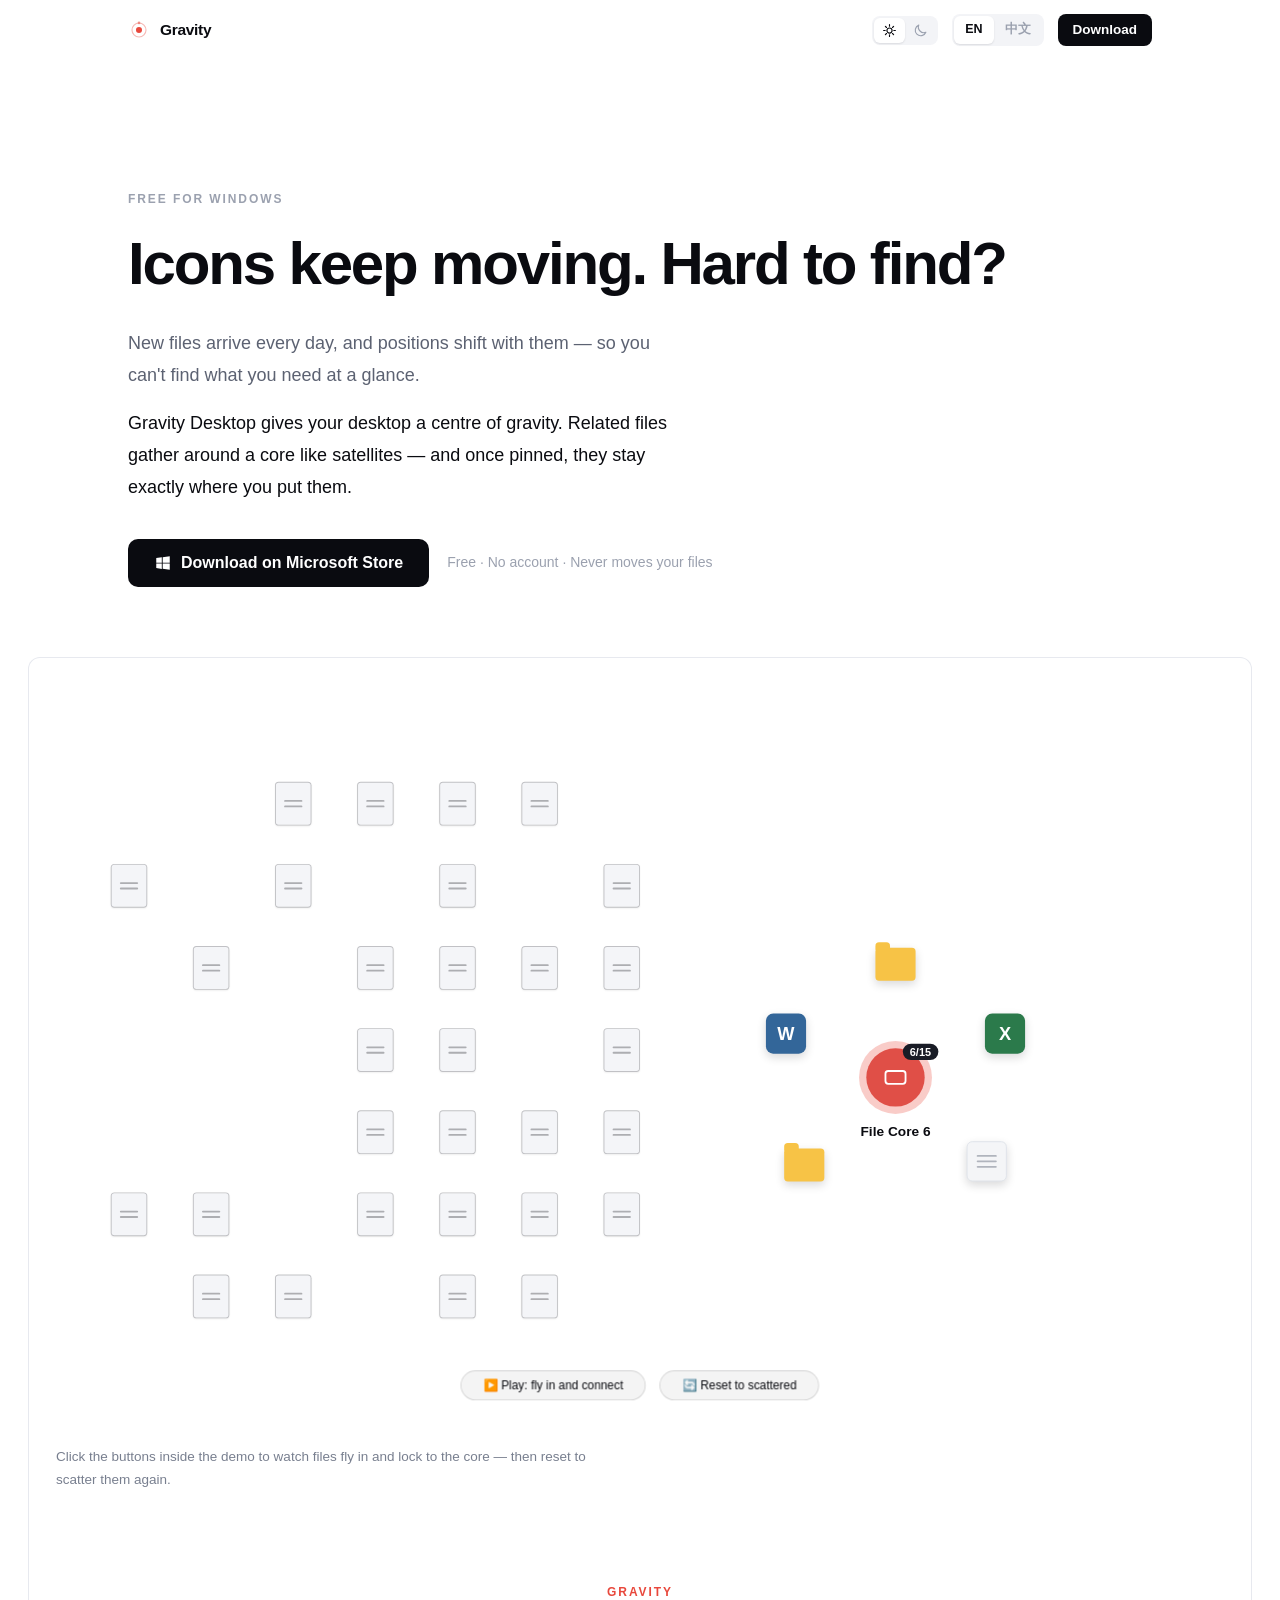
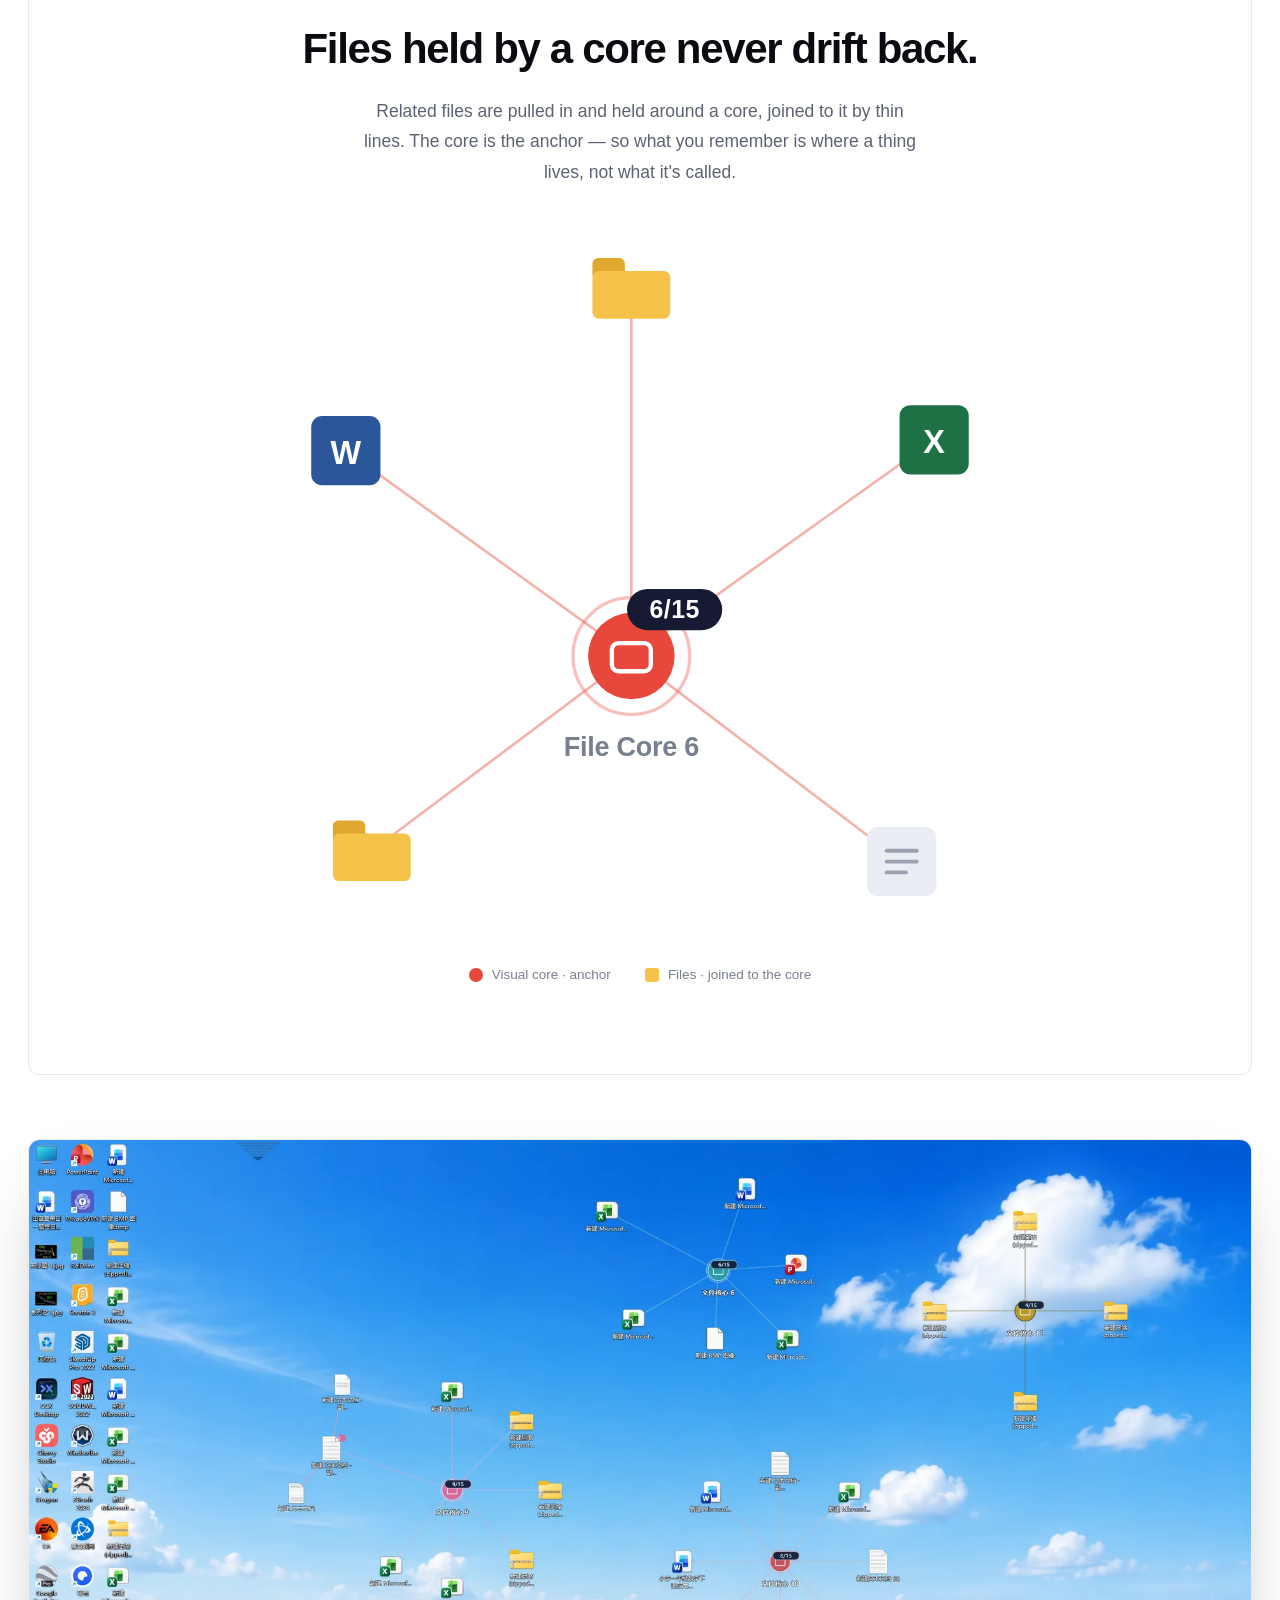
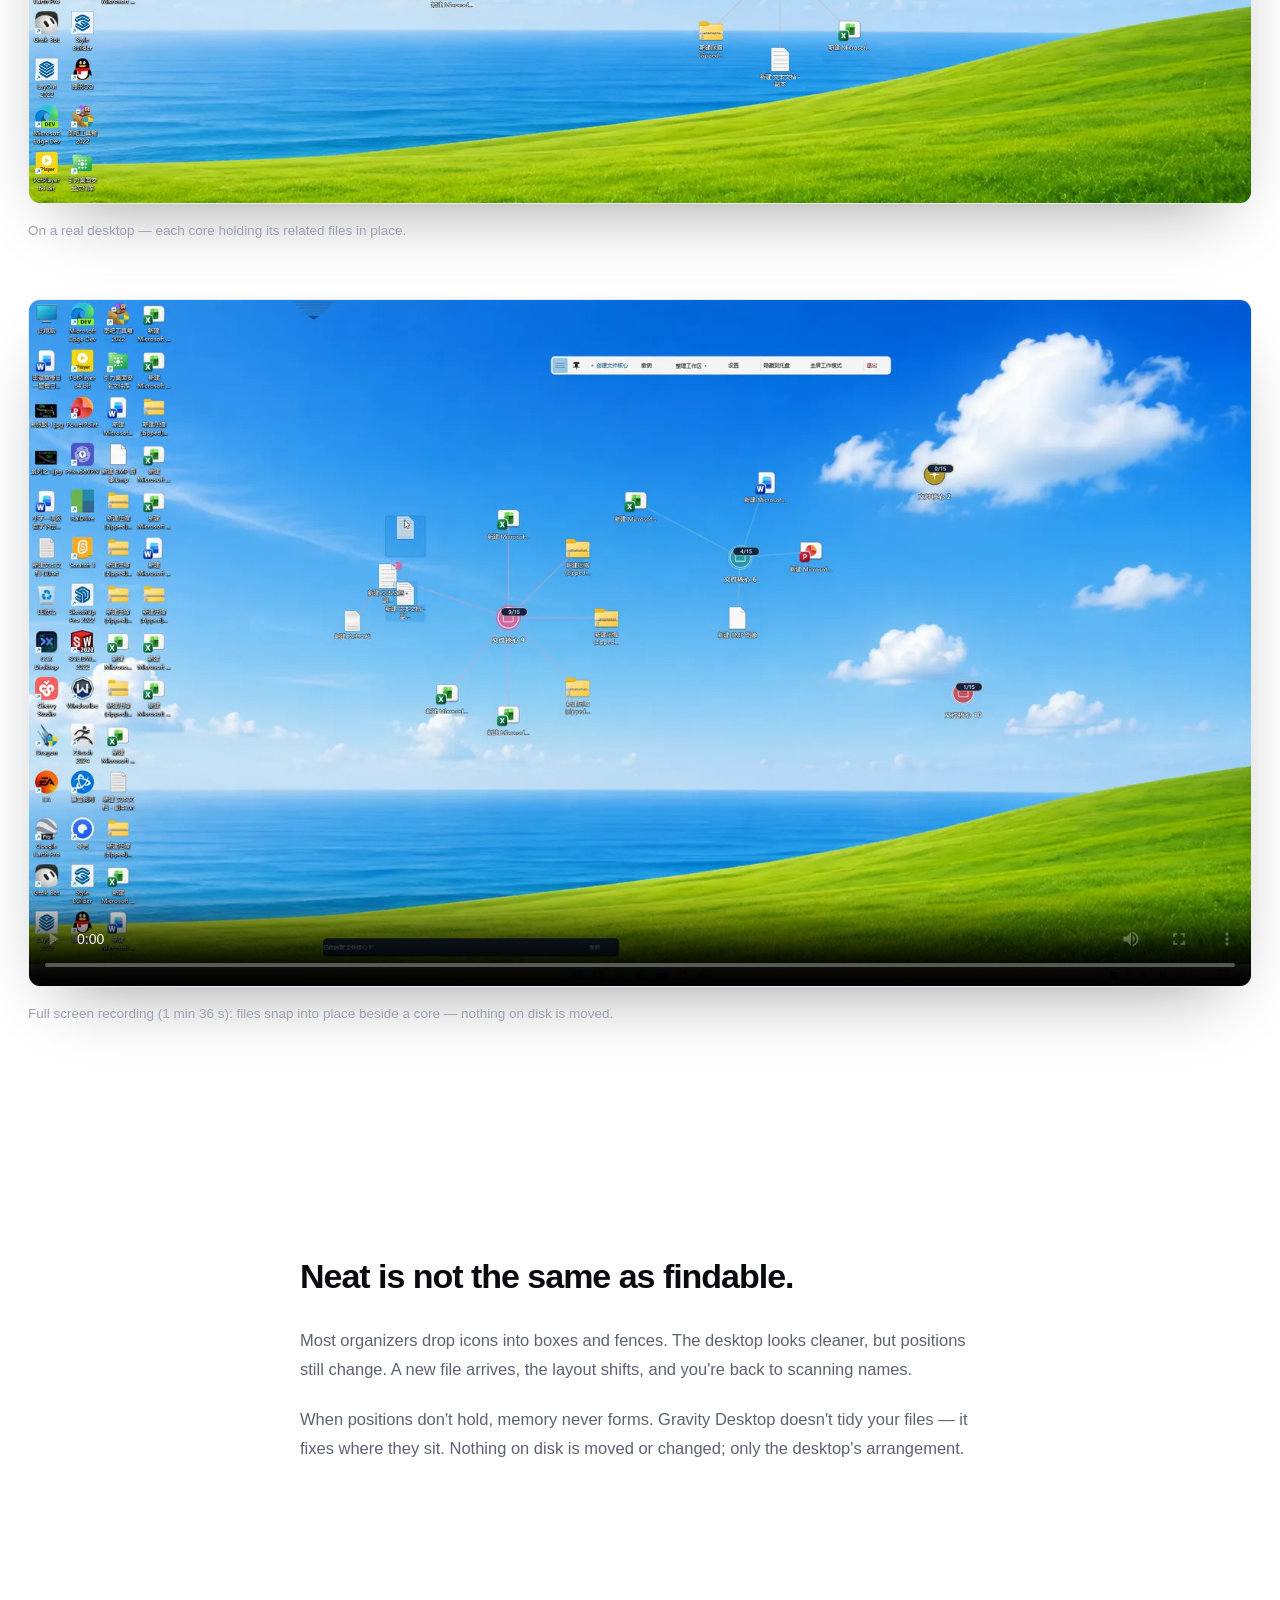
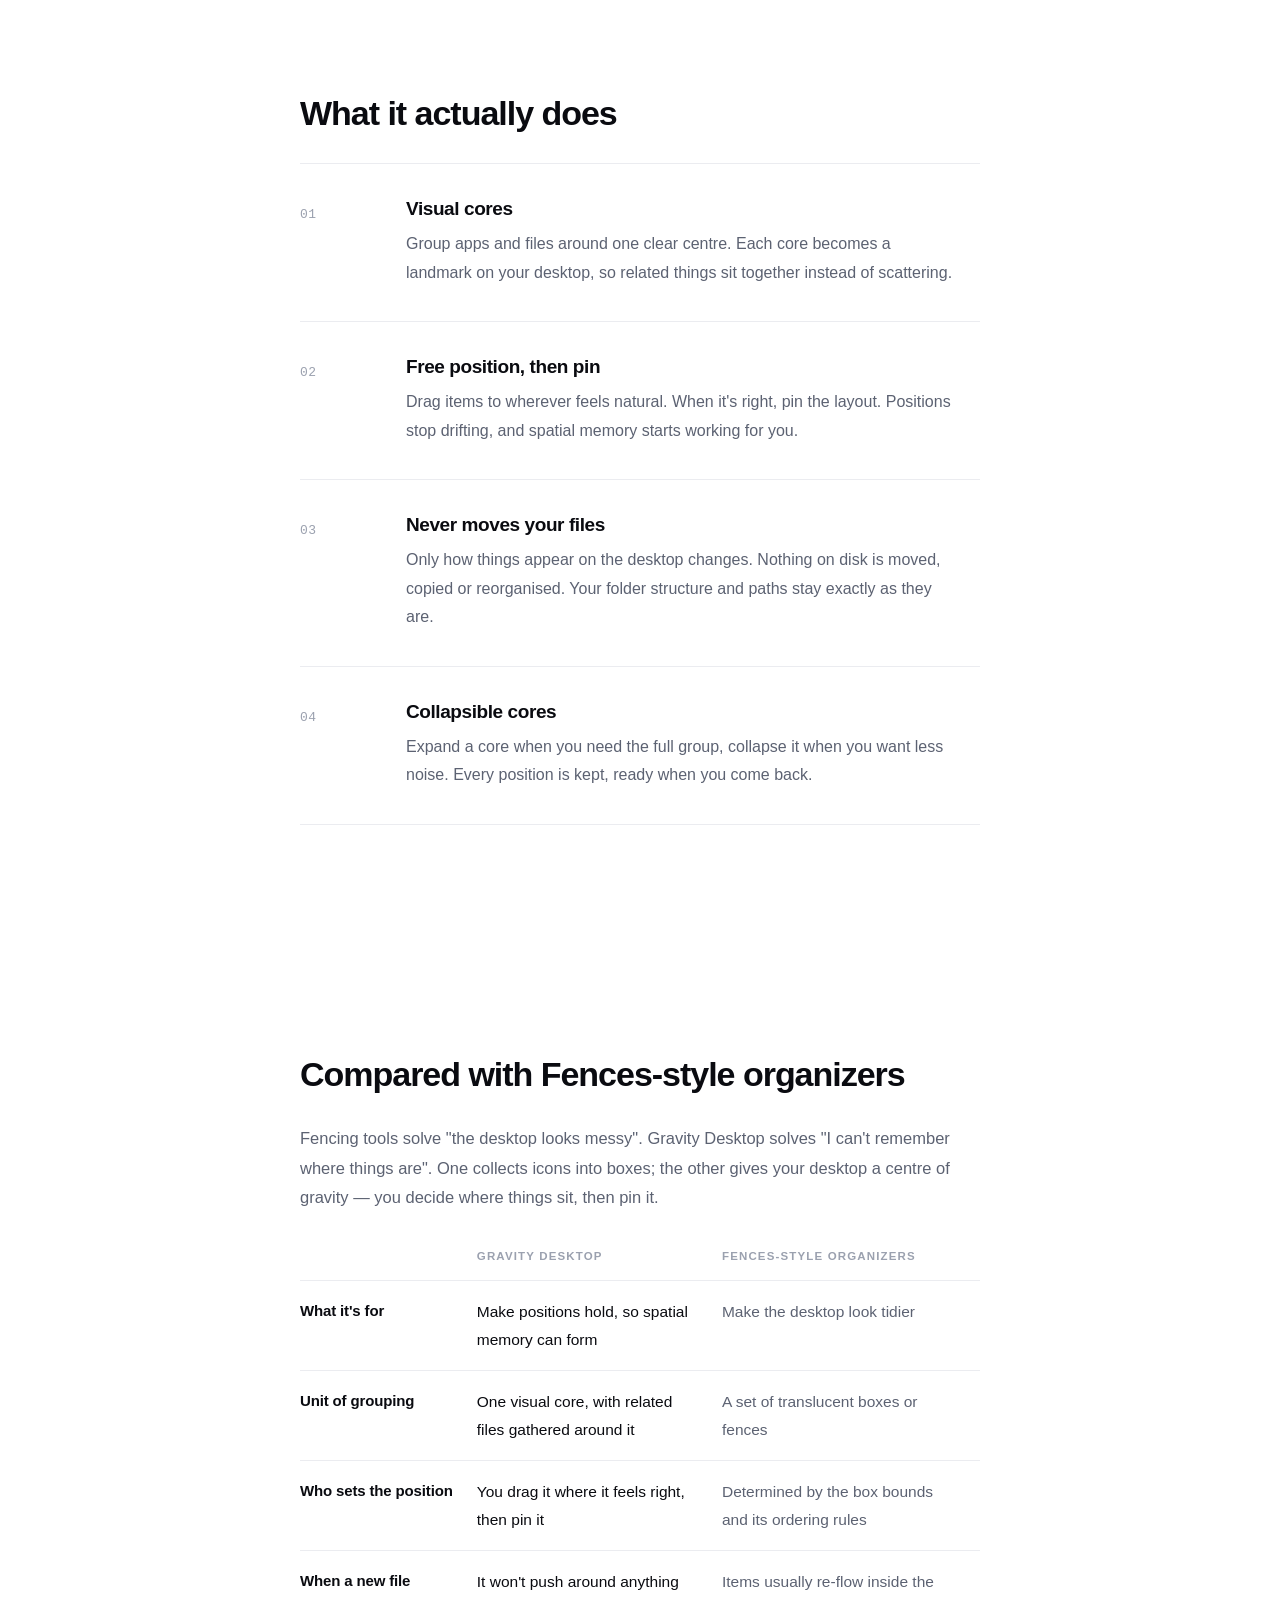
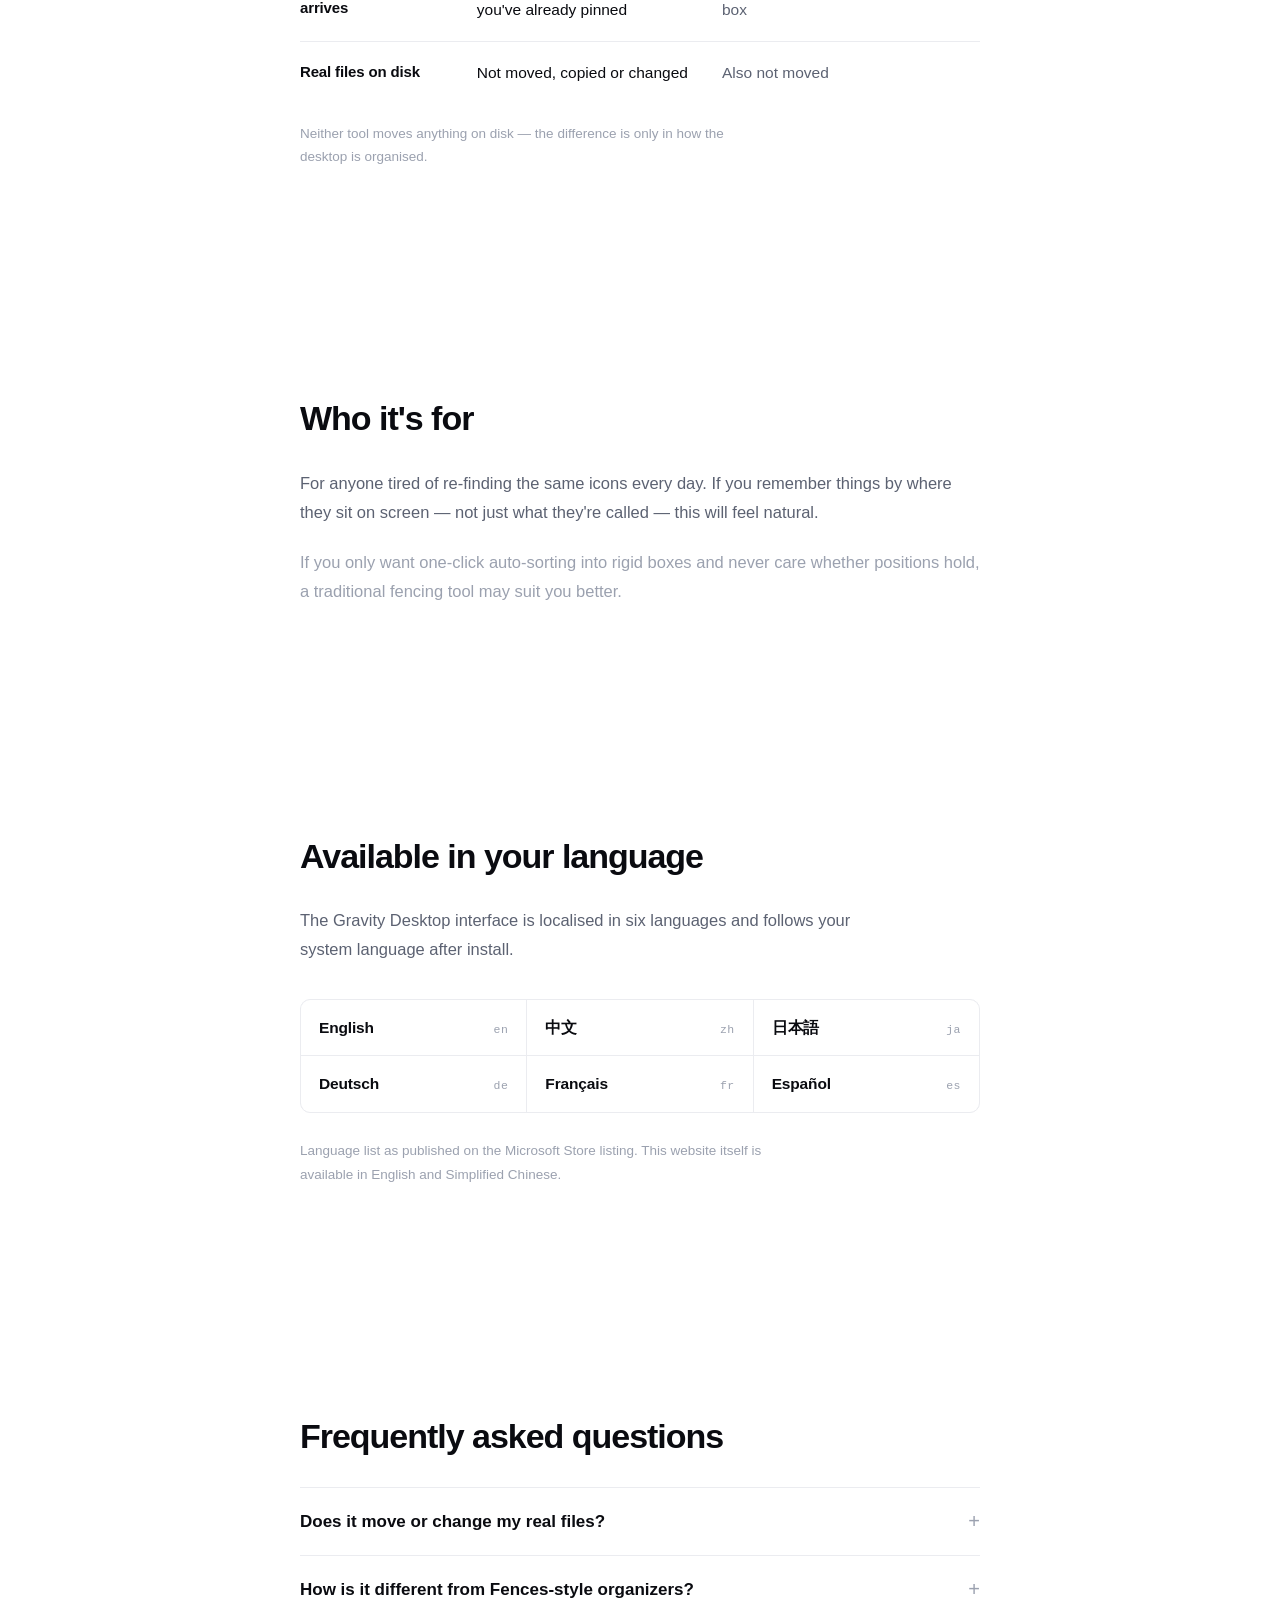
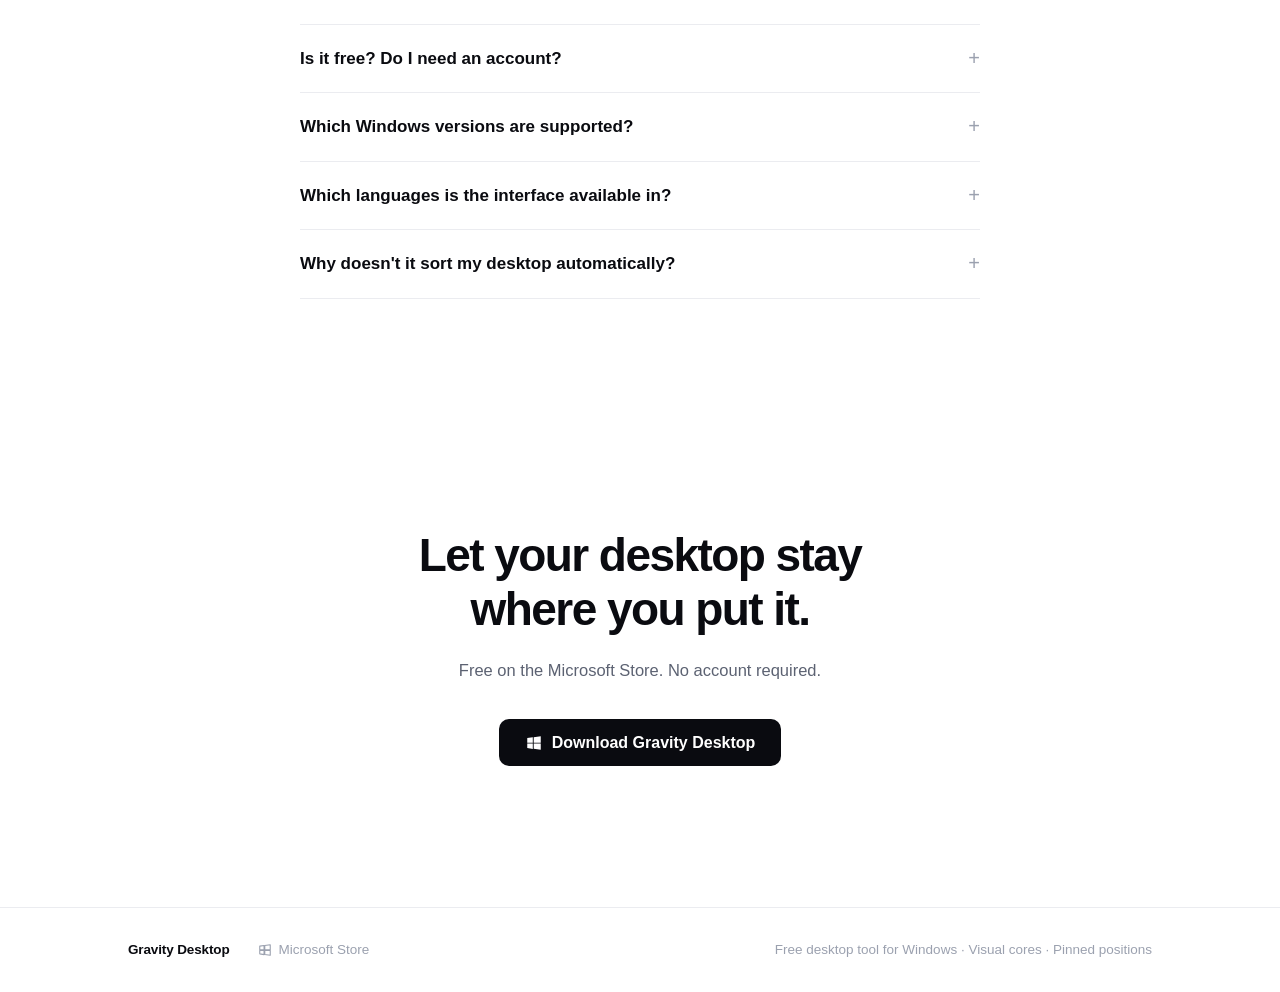
<file: index.html>
<!DOCTYPE html>
<html lang="en">
<head>
<meta charset="UTF-8">
<meta name="viewport" content="width=device-width, initial-scale=1">
<title>Gravity Desktop – A desktop that stays where you put it</title>

<!-- ===== SEO ===== -->
<meta name="description" content="Gravity Desktop is a free Windows 10/11 desktop organizer. Files gather around a visual core and stay where you pin them — nothing on disk is moved.">
<meta name="keywords" content="Gravity Desktop, desktop organizer, visual cores, pin desktop layout, spatial memory, Windows desktop, free, 桌面整理, 视觉核心, 引力">
<meta name="author" content="Gravity Desktop">
<meta name="robots" content="index, follow, max-image-preview:large">
<link rel="canonical" href="https://gravitydesktop.app/">
<meta name="theme-color" content="#ffffff" id="themeColor">

<!-- ===== 主题初始化：必须在首次绘制前执行，否则刷新时会先闪一下浅色再变深 =====
     优先级：URL ?theme= > localStorage > 默认 light -->
<script>
(function () {
  var t = 'light';
  try {
    var p = new URLSearchParams(location.search).get('theme');
    if (p === 'dark' || p === 'light') t = p;
    else t = localStorage.getItem('gravity-theme') || 'light';
  } catch (e) { /* 隐私模式 / 老浏览器 */ }
  document.documentElement.setAttribute('data-theme', t === 'dark' ? 'dark' : 'light');
})();
</script>

<!-- ===== Open Graph / 社交分享 ===== -->
<meta property="og:type" content="website">
<meta property="og:site_name" content="Gravity Desktop">
<meta property="og:title" content="Gravity Desktop – A desktop that stays where you put it">
<meta property="og:description" content="Files gather around a visual core and stay where you pin them. Free on the Microsoft Store.">
<meta property="og:url" content="https://gravitydesktop.app/">
<meta property="og:image" content="https://gravitydesktop.app/assets/img/og-cover.jpg">
<meta property="og:image:type" content="image/jpeg">
<meta property="og:image:width" content="1200">
<meta property="og:image:height" content="630">
<meta property="og:image:alt" content="Gravity Desktop: a red visual core with files joined to it by thin lines, on a Windows desktop.">
<meta property="og:locale" content="en_US">
<meta property="og:locale:alternate" content="zh_CN">
<meta name="twitter:card" content="summary_large_image">
<meta name="twitter:title" content="Gravity Desktop – A desktop that stays where you put it">
<meta name="twitter:description" content="Files gather around a visual core and stay where you pin them. Free on the Microsoft Store.">
<meta name="twitter:image" content="https://gravitydesktop.app/assets/img/og-cover.jpg">
<meta name="twitter:image:alt" content="Gravity Desktop: a red visual core with files joined to it by thin lines, on a Windows desktop.">

<link rel="icon" href="data:image/svg+xml,%3Csvg xmlns='http://www.w3.org/2000/svg' viewBox='0 0 32 32'%3E%3Crect width='32' height='32' rx='8' fill='%230B0D14'/%3E%3Ccircle cx='16' cy='16' r='4.6' fill='%23E8483C'/%3E%3Ccircle cx='16' cy='16' r='10.2' fill='none' stroke='%23E8483C' stroke-opacity='.45' stroke-width='1.6'/%3E%3Ccircle cx='16' cy='5.8' r='2' fill='%23fff'/%3E%3C/svg%3E">
<link rel="stylesheet" href="style.css">

<!-- ===== 结构化数据 ===== -->
<script type="application/ld+json">
{
  "@context": "https://schema.org",
  "@type": "SoftwareApplication",
  "name": "Gravity Desktop",
  "operatingSystem": "Windows 10, Windows 11",
  "applicationCategory": "UtilitiesApplication",
  "description": "A free Windows desktop organizer. Files gather around a visual core like satellites in orbit and stay where you put them — without moving any real files.",
  "url": "https://apps.microsoft.com/store/detail/9P4Q9JK2DV8R",
  "downloadUrl": "https://apps.microsoft.com/store/detail/9P4Q9JK2DV8R",
  "inLanguage": ["en", "zh", "ja", "de", "fr", "es"],
  "offers": { "@type": "Offer", "price": "0", "priceCurrency": "USD" }
}
</script>

<!-- FAQ 结构化数据：与页面第 10 节「常见问题」一一对应（英文，即页面的默认语言）。
     注：Google 从 2023 年起把 FAQ 富媒体结果收窄到政府 / 医疗类站点，
     普通站点不会再显示折叠问答，但这份标记对 Bing 等引擎和语义理解仍然有效。 -->
<script type="application/ld+json">
{
  "@context": "https://schema.org",
  "@type": "FAQPage",
  "inLanguage": "en",
  "mainEntity": [
    {
      "@type": "Question",
      "name": "Does Gravity Desktop move or change my real files?",
      "acceptedAnswer": {
        "@type": "Answer",
        "text": "No. It only changes how things appear on the desktop. Files, folders and paths on disk stay exactly as they are — nothing is moved, copied or reorganised."
      }
    },
    {
      "@type": "Question",
      "name": "How is Gravity Desktop different from Fences-style desktop organizers?",
      "acceptedAnswer": {
        "@type": "Answer",
        "text": "Fencing tools collect icons into boxes so the desktop looks tidier. Gravity Desktop keeps positions stable instead: files gather around a visual core, you drag them where it feels right, then pin the layout so they stop drifting."
      }
    },
    {
      "@type": "Question",
      "name": "Is Gravity Desktop free? Do I need an account?",
      "acceptedAnswer": {
        "@type": "Answer",
        "text": "It is completely free and downloads from the Microsoft Store. No account or sign-up is required."
      }
    },
    {
      "@type": "Question",
      "name": "Which Windows versions are supported?",
      "acceptedAnswer": {
        "@type": "Answer",
        "text": "Windows 10 and Windows 11."
      }
    },
    {
      "@type": "Question",
      "name": "Which languages is the interface available in?",
      "acceptedAnswer": {
        "@type": "Answer",
        "text": "Six: English, Simplified Chinese, Japanese, German, French and Spanish. It follows your system language after install."
      }
    },
    {
      "@type": "Question",
      "name": "Why doesn't it sort my desktop automatically?",
      "acceptedAnswer": {
        "@type": "Answer",
        "text": "Because automatic sorting makes the decision for you, and positions keep changing. Gravity Desktop leaves that decision to you: drag items where you want them, pin the layout, and they stay there."
      }
    }
  ]
}
</script>
</head>
<body>

<!-- ============ 图标精灵 ============ -->
<svg class="sprite" aria-hidden="true" focusable="false">
  <symbol id="i-win" viewBox="0 0 24 24"><path d="M3 5.4l7.4-1v7.2H3V5.4Zm8.6-1.2L21 3v8.6h-9.4V4.2ZM3 12.7h7.4v7.2L3 18.6v-5.9Zm8.6 0H21V21l-9.4-1.3v-7Z"/></symbol>
  <symbol id="i-sun" viewBox="0 0 24 24">
    <circle cx="12" cy="12" r="4.1"/>
    <path d="M12 2.6v2.5M12 18.9v2.5M2.6 12h2.5M18.9 12h2.5M5.4 5.4l1.8 1.8M16.8 16.8l1.8 1.8M18.6 5.4l-1.8 1.8M7.2 16.8l-1.8 1.8"/>
  </symbol>
  <symbol id="i-moon" viewBox="0 0 24 24">
    <path d="M20.6 14.8A8.8 8.8 0 0 1 9.2 3.4a8.8 8.8 0 1 0 11.4 11.4Z"/>
  </symbol>
</svg>

<!-- ==================== 顶栏（极简） ==================== -->
<header class="top" id="top">
  <div class="wrap top-inner">
    <a class="brand" href="#top" aria-label="Gravity Desktop">
      <span class="brand-mark" aria-hidden="true">
        <svg viewBox="0 0 32 32">
          <circle cx="16" cy="16" r="10.2" fill="none" stroke="currentColor" stroke-opacity=".38" stroke-width="1.6"/>
          <circle cx="16" cy="16" r="4.4" fill="currentColor"/>
          <circle cx="16" cy="5.8" r="2" fill="currentColor" fill-opacity=".55"/>
        </svg>
      </span>
      <span class="brand-name">Gravity</span>
    </a>

    <div class="top-right">
      <!-- 主题切换：浅色 / 深色 -->
      <div class="theme-seg" id="themeSeg" role="group" aria-label="Theme / 主题">
        <button type="button" data-theme="light" aria-pressed="true" aria-label="Light theme">
          <svg class="ico" aria-hidden="true"><use href="#i-sun"></use></svg>
        </button>
        <button type="button" data-theme="dark" aria-pressed="false" aria-label="Dark theme">
          <svg class="ico" aria-hidden="true"><use href="#i-moon"></use></svg>
        </button>
      </div>

      <!-- 语言切换 -->
      <div class="lang-seg" id="langSeg" role="group" aria-label="Language / 语言">
        <button type="button" data-lang="en" aria-pressed="true">EN</button>
        <button type="button" data-lang="zh" aria-pressed="false">中文</button>
      </div>

      <a class="btn btn-sm" href="https://apps.microsoft.com/store/detail/9P4Q9JK2DV8R" target="_blank" rel="noopener noreferrer">
        <span data-zh="免费下载">Download</span>
      </a>
    </div>
  </div>
</header>

<main>

  <!-- ==================== 1. 痛点（页面第一屏） ==================== -->
  <section class="hero">
    <div class="wrap">
      <p class="eyebrow" data-zh="Windows 免费桌面工具">Free for Windows</p>

      <h1 class="hero-title" data-zh="图标一直在动，不容易找？">
        Icons keep moving. Hard to find?
      </h1>

      <div class="hero-lede">
        <p data-zh="每天随着新文件增加，文件就变化位置，让人难以第一时间找到它。">
          New files arrive every day, and positions shift with them — so you can't find
          what you need at a glance.
        </p>
        <p data-zh="但是，我们的 Gravity Desktop 给桌面一个引力中心。相关的文件像卫星一样聚拢在核心周围，位置一旦固定，就一直停在那里。">
          Gravity Desktop gives your desktop a centre of gravity. Related files gather around a
          core like satellites — and once pinned, they stay exactly where you put them.
        </p>
      </div>

      <div class="hero-actions">
        <a class="btn btn-lg" href="https://apps.microsoft.com/store/detail/9P4Q9JK2DV8R" target="_blank" rel="noopener noreferrer">
          <svg class="ico ico-18" aria-hidden="true"><use href="#i-win"></use></svg>
          <span data-zh="前往微软商店下载">Download on Microsoft Store</span>
        </a>
        <span class="hero-note" data-zh="免费 · 无需账号 · 不移动真实文件">Free · No account · Never moves your files</span>
      </div>
    </div>
  </section>

  <!-- ==================== 2 + 3. 「窗口」（演示 + 示意图） ====================
       两块内容共用一个 `.panel`：底色、圆角、描边都铺在这一个元素上，
       上下两块之间没有接缝，读起来是一整块。
       `.wrap.wide` 定宽 1280，和下面「真实桌面截图」用的是同一条宽度规则——
       三块大素材左右边缘严格对齐。
       底色跟随主题：浅色版是白面板，深色版是纯黑面板（见 style.css 第 1 节）。 -->
  <div class="wrap wide">
    <div class="panel">

      <section class="showcase" id="demo">
        <div class="stage" id="stage">
          <iframe class="stage-frame" id="stageFrame"
                  src="assets/demo/gravity-demo.html?lang=en&amp;autoplay=1&amp;theme=light"
                  title="Gravity Desktop interactive demo"></iframe>
        </div>
        <p class="stage-cap" data-zh="点击演示里的按钮，看文件飞入、被核心吸住；再点重置，它们又会散开。">
          Click the buttons inside the demo to watch files fly in and lock to the core — then reset to scatter them again.
        </p>
      </section>

      <!-- ==================== 3. 示意图：引力 ==================== -->
      <section class="orbit" id="orbit">
        <div class="orbit-head">
          <p class="orbit-kicker" data-zh="引力">Gravity</p>
          <h2 class="orbit-title" data-zh="被核心抓住的文件，不会再漂走。">
            Files held by a core never drift back.
          </h2>
          <p class="orbit-sub" data-zh="相关的文件被引力聚到核心周围，由细线连住，位置就此固定下来。核心是锚点——你记住的不再是文件名，而是它在哪。">
            Related files are pulled in and held around a core, joined to it by thin lines. The core
            is the anchor — so what you remember is where a thing lives, not what it's called.
          </p>
        </div>

        <div class="orbit-stage">
          <svg class="orb" viewBox="334 183 540 320" role="img" aria-labelledby="orbTitle orbDesc">
            <title id="orbTitle" data-zh="示意图：一个红色的视觉核心，五个文件由细线连接围绕在它周围，核心右上角有一个显示 6/15 的徽章。">Diagram: one red visual core with five files joined to it by thin lines, and a 6/15 badge at its top right.</title>
            <desc id="orbDesc" data-zh="红色核心位于中央，下方标着名称；五个文件分布在四周，每个都有一条细线连到核心。">A red core sits at the centre with its name below; five files surround it, each joined to the core by a thin line.</desc>

            <!-- 连线：画在图标下层，颜色跟随核心 -->
            <g class="links">
              <line x1="600" y1="380" x2="600" y2="210"/>
              <line x1="600" y1="380" x2="740" y2="280"/>
              <line x1="600" y1="380" x2="725" y2="475"/>
              <line x1="600" y1="380" x2="480" y2="470"/>
              <line x1="600" y1="380" x2="468" y2="285"/>
            </g>

            <!-- 五个文件 -->
            <g class="files">
              <!-- 上：文件夹 -->
              <g transform="translate(582,196)">
                <rect x="0" y="0" width="15" height="10" rx="2.5" fill="#e0a82e"/>
                <rect x="0" y="6" width="36" height="22" rx="3" fill="#f5c24a"/>
              </g>
              <!-- 右上：Excel -->
              <g transform="translate(724,264)">
                <rect width="32" height="32" rx="5" fill="#1e7145"/>
                <text class="fi-letter" x="16" y="22">X</text>
              </g>
            <!-- 右下：文档 -->
            <g transform="translate(709,459)">
              <rect class="fi-doc" width="32" height="32" rx="5"/>
              <path class="fi-line" d="M9 11h14M9 16h14M9 21h9"/>
            </g>
              <!-- 左下：文件夹 -->
              <g transform="translate(462,456)">
                <rect x="0" y="0" width="15" height="10" rx="2.5" fill="#e0a82e"/>
                <rect x="0" y="6" width="36" height="22" rx="3" fill="#f5c24a"/>
              </g>
              <!-- 左上：Word -->
              <g transform="translate(452,269)">
                <rect width="32" height="32" rx="5" fill="#2b579a"/>
                <text class="fi-letter" x="16" y="22">W</text>
              </g>
            </g>

            <!-- 核心：实心圆 + 外环 + 右上角计数徽章 + 下方名称 -->
            <g class="core">
              <circle class="core-ring" cx="600" cy="380" r="27"/>
              <circle class="core-dot"  cx="600" cy="380" r="20"/>
              <rect   class="core-mark" x="591" y="374" width="18" height="13" rx="3"/>
              <g class="core-badge">
                <rect x="598" y="349" width="44" height="19" rx="9.5"/>
                <text x="620" y="362.5">6/15</text>
              </g>
              <text class="core-name" x="600" y="426" data-zh="文件核心 6">File Core 6</text>
            </g>
          </svg>
        </div>

        <ul class="orbit-legend">
          <li><i class="lg-core" aria-hidden="true"></i><span data-zh="视觉核心 · 锚点">Visual core · anchor</span></li>
          <li><i class="lg-file" aria-hidden="true"></i><span data-zh="文件 · 由细线连到核心">Files · joined to the core</span></li>
        </ul>
      </section>
    </div>
  </div>

  <!-- ==================== 4. 真实桌面 ==================== -->
  <section class="section real">
    <div class="wrap wide">
      <figure class="shot">
        <img class="shot-img"
             src="assets/img/desktop-real.webp"
             srcset="assets/img/desktop-real-960.webp 960w, assets/img/desktop-real.webp 1920w"
             sizes="(max-width: 700px) 100vw, (max-width: 1340px) 92vw, 1280px"
             width="1920" height="1042"
             alt="Gravity Desktop running on a real Windows desktop: four visual cores, each with its related files connected by thin lines, alongside the usual desktop icons on the left."
             loading="lazy" decoding="async">
        <figcaption class="shot-cap" data-zh="真实桌面上的样子：核心把相关的文件聚在身边，位置就此固定下来。">
          On a real desktop — each core holding its related files in place.
        </figcaption>
      </figure>

      <!-- 操作录屏：同样走 .wrap.wide，和上面的截图严格同宽 -->
      <figure class="clip">
        <video class="clip-video"
               poster="assets/img/desktop-demo-poster.webp"
               width="1600" height="900"
               controls preload="metadata" playsinline
               aria-label="Screen recording: using Gravity Desktop on a real Windows desktop">
          <source src="assets/video/desktop-demo.mp4" type="video/mp4">
          <span data-zh="你的浏览器不支持 HTML5 视频，可以">
            Your browser can't play this video — you can
          </span>
          <a href="assets/video/desktop-demo.mp4" download>
            <span data-zh="直接下载观看">download it instead</span>
          </a>。
        </video>
        <figcaption class="clip-cap" data-zh="完整操作录屏（1 分 36 秒）：文件被吸到核心旁边就固定在那里，磁盘上的真实文件一动不动。">
          Full screen recording (1 min 36 s): files snap into place beside a core — nothing on disk is moved.
        </figcaption>
      </figure>
    </div>
  </section>

  <!-- ==================== 5. 解决方案 ==================== -->
  <section class="section">
    <div class="wrap narrow">
      <h2 class="sec-title" data-zh="整齐，并不等于好找。">Neat is not the same as findable.</h2>
      <div class="prose">
        <p data-zh="大多数整理工具把图标收进格子或盒子里。桌面看起来干净了，位置却仍然在变。新文件落下、布局微调之后，你还是得靠眼睛扫名字。">
          Most organizers drop icons into boxes and fences. The desktop looks cleaner, but
          positions still change. A new file arrives, the layout shifts, and you're back to
          scanning names.
        </p>
        <p data-zh="位置不稳定，就形成不了记忆。Gravity Desktop 不整理你的文件，它固定它们的位置——真实文件不会被移动或改动，改变的只是桌面上的组织方式。">
          When positions don't hold, memory never forms. Gravity Desktop doesn't tidy your
          files — it fixes where they sit. Nothing on disk is moved or changed; only the
          desktop's arrangement.
        </p>
      </div>
    </div>
  </section>

  <!-- ==================== 6. 功能 ==================== -->
  <section class="section">
    <div class="wrap narrow">
      <h2 class="sec-title" data-zh="它具体做了什么">What it actually does</h2>

      <ol class="steps">
        <li>
          <span class="num" aria-hidden="true">01</span>
          <div>
            <h3 data-zh="视觉核心">Visual cores</h3>
            <p data-zh="把应用和文件围绕一个清晰的中心点分组。每个核心是桌面上的地标，相关内容聚在一起，而不是散落在各处。">
              Group apps and files around one clear centre. Each core becomes a landmark on your
              desktop, so related things sit together instead of scattering.
            </p>
          </div>
        </li>
        <li>
          <span class="num" aria-hidden="true">02</span>
          <div>
            <h3 data-zh="自由摆放 + 一键固定">Free position, then pin</h3>
            <p data-zh="拖动文件到你觉得顺手的位置。摆好后一键固定，位置不再乱跑，空间记忆才真正开始起作用。">
              Drag items to wherever feels natural. When it's right, pin the layout. Positions
              stop drifting, and spatial memory starts working for you.
            </p>
          </div>
        </li>
        <li>
          <span class="num" aria-hidden="true">03</span>
          <div>
            <h3 data-zh="不移动真实文件">Never moves your files</h3>
            <p data-zh="只改变桌面上的呈现方式，不移动、不复制、不重组磁盘上的任何文件。文件夹结构和路径保持原样。">
              Only how things appear on the desktop changes. Nothing on disk is moved, copied or
              reorganised. Your folder structure and paths stay exactly as they are.
            </p>
          </div>
        </li>
        <li>
          <span class="num" aria-hidden="true">04</span>
          <div>
            <h3 data-zh="可折叠核心">Collapsible cores</h3>
            <p data-zh="需要看完整分组时展开，想减少干扰时收起。位置会保留，下次随时恢复。">
              Expand a core when you need the full group, collapse it when you want less noise.
              Every position is kept, ready when you come back.
            </p>
          </div>
        </li>
      </ol>
    </div>
  </section>

  <!-- ==================== 7. 和传统桌面分区工具的区别 ==================== -->
  <section class="section">
    <div class="wrap narrow">
      <h2 class="sec-title" data-zh="和传统桌面分区工具的区别">Compared with Fences-style organizers</h2>

      <div class="prose">
        <p data-zh="分区工具解决的是「桌面看起来乱」，Gravity Desktop 解决的是「记不住东西在哪」。前者把图标收进一块块盒子，后者给桌面一个引力中心——文件围绕核心聚拢，位置由你定，然后固定下来。">
          Fencing tools solve "the desktop looks messy". Gravity Desktop solves "I can't
          remember where things are". One collects icons into boxes; the other gives your
          desktop a centre of gravity — you decide where things sit, then pin it.
        </p>
      </div>

      <table class="cmp">
        <thead>
          <tr>
            <th scope="col" class="cmp-dim"><span class="sr-only" data-zh="对比项">Dimension</span></th>
            <th scope="col" data-zh="Gravity Desktop">Gravity Desktop</th>
            <th scope="col" data-zh="传统分区 / 盒子工具">Fences-style organizers</th>
          </tr>
        </thead>
        <tbody>
          <tr>
            <th scope="row" data-zh="出发点">What it's for</th>
            <td class="cmp-us">
              <span class="cmp-lbl" data-zh="Gravity Desktop">Gravity Desktop</span>
              <span data-zh="让位置稳定下来，形成空间记忆">Make positions hold, so spatial memory can form</span>
            </td>
            <td class="cmp-them">
              <span class="cmp-lbl" data-zh="传统分区 / 盒子工具">Fences-style organizers</span>
              <span data-zh="让桌面看起来更整齐">Make the desktop look tidier</span>
            </td>
          </tr>
          <tr>
            <th scope="row" data-zh="组织单位">Unit of grouping</th>
            <td class="cmp-us">
              <span class="cmp-lbl" data-zh="Gravity Desktop">Gravity Desktop</span>
              <span data-zh="一个视觉核心，相关的文件聚在它周围">One visual core, with related files gathered around it</span>
            </td>
            <td class="cmp-them">
              <span class="cmp-lbl" data-zh="传统分区 / 盒子工具">Fences-style organizers</span>
              <span data-zh="一块块半透明盒子 / 栅栏">A set of translucent boxes or fences</span>
            </td>
          </tr>
          <tr>
            <th scope="row" data-zh="位置谁说了算">Who sets the position</th>
            <td class="cmp-us">
              <span class="cmp-lbl" data-zh="Gravity Desktop">Gravity Desktop</span>
              <span data-zh="你拖到顺手的位置，然后一键固定">You drag it where it feels right, then pin it</span>
            </td>
            <td class="cmp-them">
              <span class="cmp-lbl" data-zh="传统分区 / 盒子工具">Fences-style organizers</span>
              <span data-zh="由盒子的范围和排列规则决定">Determined by the box bounds and its ordering rules</span>
            </td>
          </tr>
          <tr>
            <th scope="row" data-zh="新文件进来">When a new file arrives</th>
            <td class="cmp-us">
              <span class="cmp-lbl" data-zh="Gravity Desktop">Gravity Desktop</span>
              <span data-zh="不会挤动已经固定好的位置">It won't push around anything you've already pinned</span>
            </td>
            <td class="cmp-them">
              <span class="cmp-lbl" data-zh="传统分区 / 盒子工具">Fences-style organizers</span>
              <span data-zh="通常会在盒子内部重新排列">Items usually re-flow inside the box</span>
            </td>
          </tr>
          <tr>
            <th scope="row" data-zh="磁盘上的真实文件">Real files on disk</th>
            <td class="cmp-us">
              <span class="cmp-lbl" data-zh="Gravity Desktop">Gravity Desktop</span>
              <span data-zh="不移动、不复制、不修改">Not moved, copied or changed</span>
            </td>
            <td class="cmp-them">
              <span class="cmp-lbl" data-zh="传统分区 / 盒子工具">Fences-style organizers</span>
              <span data-zh="同样不移动">Also not moved</span>
            </td>
          </tr>
        </tbody>
      </table>

      <p class="cmp-note" data-zh="两边都不会移动磁盘上的文件——差别只在桌面上的组织方式。">
        Neither tool moves anything on disk — the difference is only in how the desktop is
        organised.
      </p>
    </div>
  </section>

  <!-- ==================== 8. 适合谁 ==================== -->
  <section class="section">
    <div class="wrap narrow">
      <h2 class="sec-title" data-zh="适合谁">Who it's for</h2>
      <div class="prose">
        <p data-zh="适合已经厌倦每天重新找同一批图标的人。如果你习惯用「东西在屏幕上的位置」来记事情，而不是只靠名字，这种方式会更自然。">
          For anyone tired of re-finding the same icons every day. If you remember things by
          where they sit on screen — not just what they're called — this will feel natural.
        </p>
        <p class="prose-muted" data-zh="如果你只想要一键自动把图标塞进固定格子，完全不在意位置是否稳定，传统收纳工具可能更合适。">
          If you only want one-click auto-sorting into rigid boxes and never care whether
          positions hold, a traditional fencing tool may suit you better.
        </p>
      </div>
    </div>
  </section>

  <!-- ==================== 9. 支持语言 ==================== -->
  <section class="section">
    <div class="wrap narrow">
      <h2 class="sec-title" data-zh="支持你的语言">Available in your language</h2>
      <p class="langs-sub" data-zh="Gravity Desktop 的界面已本地化为 6 种语言，安装后跟随系统语言自动切换。">
        The Gravity Desktop interface is localised in six languages and follows your system
        language after install.
      </p>
      <ul class="lang-row">
        <li><b>English</b><span>en</span></li>
        <li><b>中文</b><span>zh</span></li>
        <li><b>日本語</b><span>ja</span></li>
        <li><b>Deutsch</b><span>de</span></li>
        <li><b>Français</b><span>fr</span></li>
        <li><b>Español</b><span>es</span></li>
      </ul>
      <p class="langs-note" data-zh="语言清单来自微软商店的商品信息。本官网目前提供英文与简体中文两个版本。">
        Language list as published on the Microsoft Store listing. This website itself is
        available in English and Simplified Chinese.
      </p>
    </div>
  </section>

  <!-- ==================== 10. 常见问题 ====================
       用原生 details / summary 元素：不需要 JS，内容始终在 DOM 里（搜索引擎抓得到），
       折叠态只是视觉收起。问答文本与 <head> 里的 FAQPage 结构化数据一一对应。 -->
  <section class="section">
    <div class="wrap narrow">
      <h2 class="sec-title" data-zh="常见问题">Frequently asked questions</h2>

      <div class="faq">
        <details class="faq-item">
          <summary data-zh="会移动或修改我的真实文件吗？">Does it move or change my real files?</summary>
          <div class="faq-body">
            <p data-zh="不会。它只改变桌面上的呈现方式——磁盘上的文件、文件夹结构和路径都保持原样，不移动、不复制、不重组。">
              No. It only changes how things appear on the desktop. Your files, folder
              structure and paths on disk all stay exactly as they are — nothing is moved,
              copied or reorganised.
            </p>
          </div>
        </details>

        <details class="faq-item">
          <summary data-zh="它和传统桌面分区工具（Fences 这类）有什么不同？">How is it different from Fences-style organizers?</summary>
          <div class="faq-body">
            <p data-zh="分区工具把图标收进盒子，让桌面看起来整齐；Gravity Desktop 让位置稳定下来，让你靠位置记住东西在哪。位置由你拖动决定，然后一键固定——新文件落下也不会挤动它。">
              Fencing tools collect icons into boxes so the desktop looks tidier. Gravity
              Desktop keeps positions stable instead: files gather around a visual core, you
              drag them where it feels right, then pin the layout so a new file can't push
              them around.
            </p>
          </div>
        </details>

        <details class="faq-item">
          <summary data-zh="免费吗？需要注册账号吗？">Is it free? Do I need an account?</summary>
          <div class="faq-body">
            <p data-zh="完全免费，从微软商店下载，不需要注册任何账号。">
              It's completely free and installs from the Microsoft Store. No account or
              sign-up is required.
            </p>
          </div>
        </details>

        <details class="faq-item">
          <summary data-zh="支持哪些 Windows 版本？">Which Windows versions are supported?</summary>
          <div class="faq-body">
            <p data-zh="Windows 10 和 Windows 11。">
              Windows 10 and Windows 11.
            </p>
          </div>
        </details>

        <details class="faq-item">
          <summary data-zh="界面支持哪些语言？">Which languages is the interface available in?</summary>
          <div class="faq-body">
            <p data-zh="六种：英语、简体中文、日语、德语、法语、西班牙语。安装后会跟随系统语言自动切换。">
              Six: English, Simplified Chinese, Japanese, German, French and Spanish. It
              follows your system language after install.
            </p>
          </div>
        </details>

        <details class="faq-item">
          <summary data-zh="为什么不自动帮我整理？">Why doesn't it sort my desktop automatically?</summary>
          <div class="faq-body">
            <p data-zh="因为自动整理会替你做决定，位置照样会变。Gravity Desktop 把这个决定权留给你：自己拖到顺手的位置，一键固定，之后它就一直停在那里。">
              Because automatic sorting makes the decision for you — and positions keep
              changing anyway. Gravity Desktop leaves that decision to you: drag items where
              you want them, pin the layout, and they stay there.
            </p>
          </div>
        </details>
      </div>
    </div>
  </section>

  <!-- ==================== 11. 下载 ==================== -->
  <section class="section cta">
    <div class="wrap narrow">
      <h2 class="cta-title" data-zh="让你的桌面，停在你放下的地方。">
        Let your desktop stay where you put it.
      </h2>
      <p class="cta-sub" data-zh="免费，已上架微软商店，无需注册账号。">
        Free on the Microsoft Store. No account required.
      </p>
      <a class="btn btn-lg" href="https://apps.microsoft.com/store/detail/9P4Q9JK2DV8R" target="_blank" rel="noopener noreferrer">
        <svg class="ico ico-18" aria-hidden="true"><use href="#i-win"></use></svg>
        <span data-zh="下载 Gravity Desktop">Download Gravity Desktop</span>
      </a>
    </div>
  </section>

</main>

<!-- ==================== 页脚 ==================== -->
<footer class="foot">
  <div class="wrap foot-inner">
    <span class="foot-brand">Gravity Desktop</span>
    <a class="foot-link" href="https://apps.microsoft.com/store/detail/9P4Q9JK2DV8R" target="_blank" rel="noopener noreferrer">
      <svg class="ico ico-14" aria-hidden="true"><use href="#i-win"></use></svg>
      <span>Microsoft Store</span>
    </a>
    <span class="foot-note" data-zh="免费的 Windows 桌面工具 · 视觉核心 · 位置固定">
      Free desktop tool for Windows · Visual cores · Pinned positions
    </span>
  </div>
</footer>

<script src="main.js"></script>
</body>
</html>
</file>
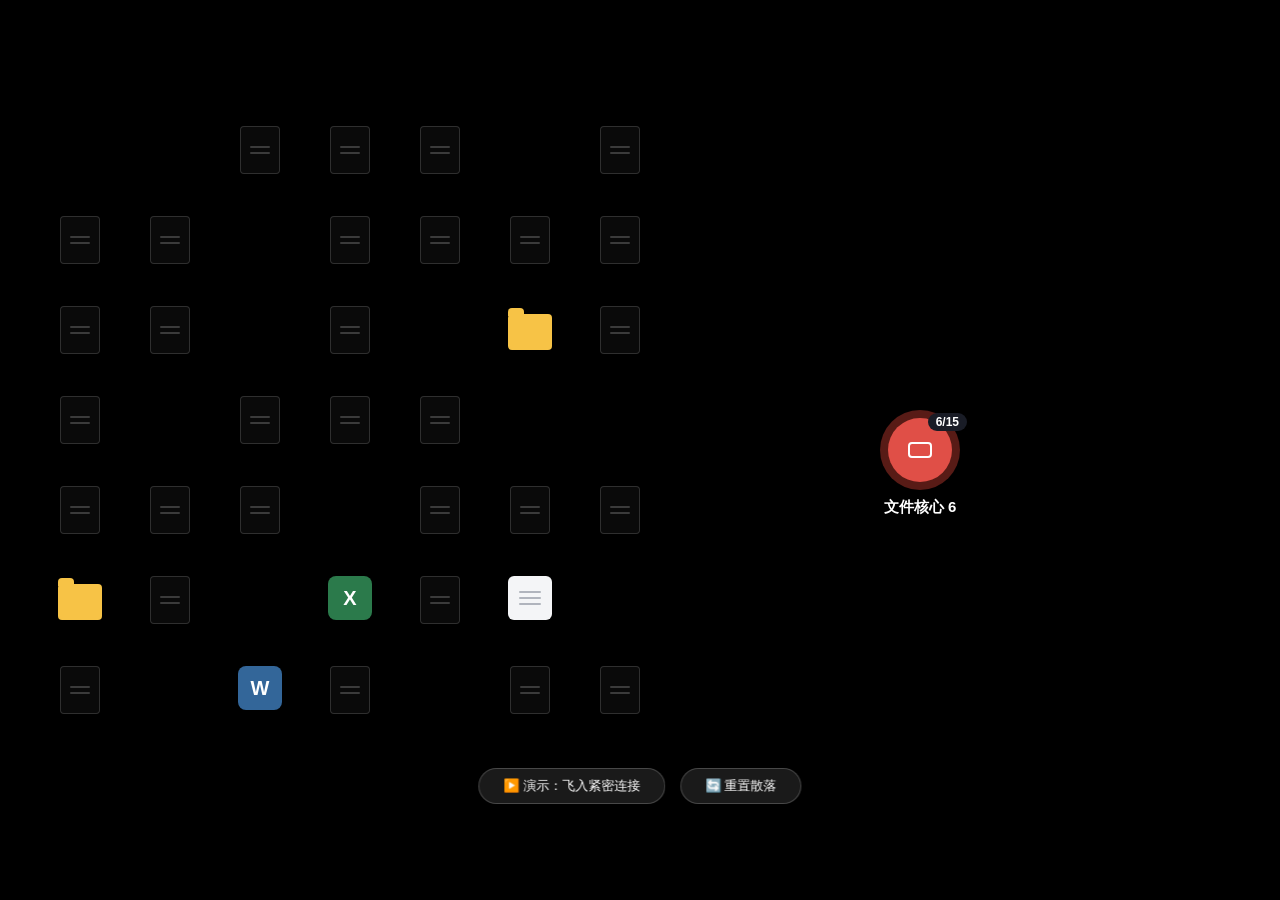
<file: assets/demo/gravity-demo.html>
<!DOCTYPE html>
<html lang="zh-CN">
<head>
    <meta charset="UTF-8">
    <meta name="viewport" content="width=1280">
    <title>引力桌面演示</title>
    <style>
        * {
            margin: 0;
            padding: 0;
            box-sizing: border-box;
            user-select: none;
        }

        /* 外围黑灰色背景，模拟显示器边框 */
        body {
            width: 100vw;
            height: 100vh;
            background-color: #000; 
            display: flex;
            align-items: center;
            justify-content: center;
            font-family: -apple-system, BlinkMacSystemFont, "Segoe UI", sans-serif;
            overflow: hidden;
        }

        /* 锁死 1280x768 绝对尺寸
           底色与官网 #orbit 的深色带一致（纯黑），两侧视觉上连成一块 */
        .screen {
            width: 1280px;
            height: 768px;
            position: relative;
            background: #000;
            overflow: hidden;
        }

        /* 极简底部控制 */
        .controls {
            position: absolute;
            bottom: 30px;
            left: 50%;
            transform: translateX(-50%);
            display: flex;
            gap: 15px;
            z-index: 100;
        }
        .btn {
            background: rgba(255, 255, 255, 0.1);
            border: 1px solid rgba(255, 255, 255, 0.2);
            color: #fff;
            padding: 8px 24px;
            border-radius: 20px;
            cursor: pointer;
            font-size: 13px;
            backdrop-filter: blur(5px);
            transition: 0.2s;
        }
        .btn:hover {
            background: rgba(255, 255, 255, 0.25);
        }

        /* 窄屏（由外层页面告知）时收起控制条，只留自动演示 */
        .compact .controls { display: none; }

        /* 图标基础属性 */
        .icon-node {
            position: absolute;
            display: flex;
            flex-direction: column;
            align-items: center;
            width: 60px;
            transition: transform 1.2s cubic-bezier(0.25, 1, 0.5, 1);
        }

        /* 降低存在感的普通打底文件 */
        .generic-file {
            width: 40px;
            height: 48px;
            background: rgba(255, 255, 255, 0.04);
            border: 1px solid rgba(255, 255, 255, 0.15);
            border-radius: 4px;
            display: flex;
            flex-direction: column;
            align-items: center;
            justify-content: center;
            gap: 4px;
        }
        .generic-file::before, .generic-file::after {
            content: "";
            width: 20px;
            height: 2px;
            background: rgba(255, 255, 255, 0.2);
            border-radius: 1px;
        }

        /* 1:1 图片提取的扁平目标图标 */
        .flat-icon {
            width: 44px;
            height: 44px;
            border-radius: 8px;
            display: flex;
            align-items: center;
            justify-content: center;
            color: white;
            font-weight: bold;
            font-size: 20px;
            box-shadow: 0 4px 10px rgba(0,0,0,0.3);
            z-index: 20;
        }
        .icon-w { background: #336699; }
        .icon-x { background: #2b7a4b; }
        .icon-folder { 
            background: #f7c346; 
            height: 36px; 
            border-radius: 4px; 
            position: relative;
            margin-top: 8px;
        }
        .icon-folder::before { 
            content: "";
            position: absolute;
            top: -6px;
            left: 0;
            width: 16px;
            height: 8px;
            background: #f7c346;
            border-radius: 4px 4px 0 0;
        }
        .icon-txt { 
            background: #f4f5f7; 
            border-radius: 6px;
            display: flex;
            flex-direction: column;
            gap: 4px;
        }
        .icon-txt span {
            display: block;
            width: 22px;
            height: 2px;
            background: #b0b4bd;
            border-radius: 1px;
        }

        /* 绝对定位于 1280x768 画面右侧的红色核心 */
        .core-center {
            position: absolute;
            /* 严格锚点：右侧偏中 */
            left: 920px;
            top: 384px; 
            transform: translate(-50%, -50%);
            width: 64px;
            height: 64px;
            background: #e04f47;
            border-radius: 50%;
            display: flex;
            align-items: center;
            justify-content: center;
            /* 外环颜色对齐官网 #orbit 示意图的 core-ring */
            box-shadow: 0 0 0 8px rgba(232, 72, 60, 0.38);
            z-index: 30;
        }
        .core-center .inner-box {
            width: 24px;
            height: 16px;
            border: 2px solid white;
            border-radius: 4px;
        }
        .core-badge {
            position: absolute;
            top: -5px;
            right: -15px;
            background: #191c26;
            color: white;
            font-size: 12px;
            font-weight: bold;
            padding: 2px 8px;
            border-radius: 10px;
            z-index: 31;
        }
        .core-text {
            position: absolute;
            bottom: -35px;
            color: white;
            font-size: 15px;
            font-weight: bold;
            white-space: nowrap;
            text-shadow: 0 2px 4px rgba(0,0,0,0.6);
        }

        /* 铜色连线画布（与屏幕等大） */
        .svg-layer {
            position: absolute;
            top: 0;
            left: 0;
            width: 1280px;
            height: 768px;
            pointer-events: none;
            z-index: 10;
        }
        .copper-line {
            stroke: #9e5950;
            stroke-width: 2;
            opacity: 0;
            transition: opacity 0.5s ease;
        }

        /* =========================================================
           浅色皮肤
           由外层页面通过 ?theme=light 或 postMessage({type:'gd-theme'}) 开启。
           单独打开本文件时不带 data-theme，保持原来那套深色外观。
           只覆盖颜色，不动任何布局与动画参数。
           ========================================================= */
        html[data-theme="light"] body,
        html[data-theme="light"] .screen { background: #fff; }

        html[data-theme="light"] .btn {
            background: rgba(10, 11, 16, 0.045);
            border-color: rgba(10, 11, 16, 0.14);
            color: #0a0b10;
        }
        html[data-theme="light"] .btn:hover { background: rgba(10, 11, 16, 0.09); }

        /* 打底文件：白底上原本只有 13% 黑的描边，糊成一片看不清。
           现在给它一个明确的浅灰底 + 更实的描边 + 极淡投影，让它读起来是「一张纸」
           而不是一团雾；内部线条也同步压深。仍然比 5 个彩色目标文件弱，主次不丢。 */
        html[data-theme="light"] .generic-file {
            background: #f4f5f8;
            border-color: rgba(10, 11, 16, 0.22);
            box-shadow: 0 1px 2px rgba(10, 11, 16, 0.07);
        }
        html[data-theme="light"] .generic-file::before,
        html[data-theme="light"] .generic-file::after { background: rgba(10, 11, 16, 0.30); }

        html[data-theme="light"] .flat-icon { box-shadow: 0 4px 10px rgba(10, 11, 16, 0.16); }
        html[data-theme="light"] .icon-txt { border: 1px solid #dfe3ea; }

        html[data-theme="light"] .core-center { box-shadow: 0 0 0 8px rgba(232, 72, 60, 0.28); }
        html[data-theme="light"] .core-text { color: #0a0b10; text-shadow: none; }
        html[data-theme="light"] .copper-line { stroke: rgba(232, 72, 60, 0.5); }

    </style>
</head>
<body>

    <!-- 1280x768 绝对容器 -->
    <div class="screen" id="screen">
        
        <svg class="svg-layer" id="svgLayer"></svg>

        <div class="controls">
            <button class="btn" id="btnPlay">▶️ 演示：飞入紧密连接</button>
            <button class="btn" id="btnReset">🔄 重置散落</button>
        </div>

        <div id="leftZone"></div>

        <div class="core-center">
            <div class="inner-box"></div>
            <div class="core-badge">6/15</div>
            <div class="core-text">文件核心 6</div>
        </div>
    </div>

    <script>
        const leftZone = document.getElementById('leftZone');
        const svgLayer = document.getElementById('svgLayer');
        
        let shuffleInterval;
        let isConnected = false;

        // 生成左侧刷新的随机网格 (适配 1280x768 屏幕的左半边)
        function getGridSlots() {
            const slots = [];
            for(let r = 0; r < 7; r++) {
                for(let c = 0; c < 7; c++) {
                    slots.push({x: 50 + c * 90, y: 60 + r * 90});
                }
            }
            return slots;
        }

        // 1. 创建左侧持续刷新的 30 个普通背景文件
        const normalFiles = [];
        for (let i = 0; i < 30; i++) {
            const el = document.createElement('div');
            el.className = 'icon-node';
            el.innerHTML = '<div class="generic-file"></div>';
            leftZone.appendChild(el);
            normalFiles.push(el);
        }

        // 2. 创建 5 个目标文件 (大幅缩短了距离参数 targetX 和 targetY，视觉更紧凑)
        const targetFilesData = [
            { id: 1, html: '<div class="flat-icon icon-folder"></div>', targetX: 0, targetY: -120 },    // 正上方：距离更近
            { id: 2, html: '<div class="flat-icon icon-w">W</div>', targetX: -120, targetY: -40 },      // 左上方
            { id: 3, html: '<div class="flat-icon icon-x">X</div>', targetX: 120, targetY: -40 },       // 右上方
            { id: 4, html: '<div class="flat-icon icon-folder"></div>', targetX: -100, targetY: 100 },  // 左下方
            { id: 5, html: '<div class="flat-icon icon-txt"><span></span><span></span><span></span></div>', targetX: 100, targetY: 100 } // 右下方
        ];

        const targetFiles = [];

        targetFilesData.forEach(item => {
            const el = document.createElement('div');
            el.className = 'icon-node';
            el.innerHTML = item.html;
            leftZone.appendChild(el);
            item.element = el;
            targetFiles.push(item);

            const line = document.createElementNS('http://www.w3.org/2000/svg', 'line');
            line.setAttribute('class', 'copper-line');
            svgLayer.appendChild(line);
            item.line = line;
        });

        // 舒缓的随机排布
        function shuffleLeft() {
            const slots = getGridSlots();
            slots.sort(() => Math.random() - 0.5); 
            
            let slotIndex = 0;
            normalFiles.forEach(el => {
                const pos = slots[slotIndex++];
                el.style.transform = `translate(${pos.x}px, ${pos.y}px)`;
            });

            if (!isConnected) {
                targetFiles.forEach(item => {
                    const pos = slots[slotIndex++];
                    item.element.style.transform = `translate(${pos.x}px, ${pos.y}px)`;
                });
            }
        }

        // 飞入 1280x768 屏幕右侧的固定坐标 (920, 384)
        function flyToCore() {
            isConnected = true;
            const coreCX = 920; 
            const coreCY = 384; 

            targetFiles.forEach((item, index) => {
                setTimeout(() => {
                    const finalX = coreCX + item.targetX - 30; // 减去30px以居中图标自身宽度
                    const finalY = coreCY + item.targetY - 30;

                    item.element.style.transform = `translate(${finalX}px, ${finalY}px)`;

                    setTimeout(() => {
                        item.line.setAttribute('x1', coreCX);
                        item.line.setAttribute('y1', coreCY);
                        item.line.setAttribute('x2', coreCX + item.targetX);
                        item.line.setAttribute('y2', coreCY + item.targetY);
                        item.line.style.opacity = 1;
                    }, 1000); 

                }, index * 200); // 依次飞出的时间差
            });
        }

        // 启动背景文件循环刷新
        shuffleLeft(); 
        setInterval(shuffleLeft, 2000);

        // 绑定按钮事件
        document.getElementById('btnPlay').onclick = () => {
            if(!isConnected) flyToCore();
        };

        document.getElementById('btnReset').onclick = () => {
            isConnected = false;
            targetFiles.forEach(item => { item.line.style.opacity = 0; }); 
            shuffleLeft(); 
        };

    </script>

    <!-- =========================================================
         嵌入桥：语言 + 主题 + 紧凑态 + 自动演示
         由外层页面通过 ?lang= / ?theme= / ?compact= / ?autoplay= 参数或 postMessage 控制。
         单独打开本文件时行为与原始 demo 完全一致（中文、深色、手动点击）。
         ========================================================= -->
    <script>
    (function () {
        var I18N = {
            zh: {
                title: '引力桌面演示',
                play:  '▶️ 演示：飞入紧密连接',
                reset: '🔄 重置散落',
                core:  '文件核心 6'
            },
            en: {
                title: 'Gravity Desktop — demo',
                play:  '▶️ Play: fly in and connect',
                reset: '🔄 Reset to scattered',
                core:  'File Core 6'
            }
        };

        var params = new URLSearchParams(location.search);

        function setLang(lang) {
            var t = I18N[lang] || I18N.zh;
            document.documentElement.setAttribute('lang', lang === 'en' ? 'en' : 'zh-CN');
            document.title = t.title;
            var play  = document.getElementById('btnPlay');
            var reset = document.getElementById('btnReset');
            var core  = document.querySelector('.core-text');
            if (play)  play.textContent  = t.play;
            if (reset) reset.textContent = t.reset;
            if (core)  core.textContent  = t.core;
        }

        function setCompact(on) {
            document.body.classList.toggle('compact', !!on);
        }

        /* 主题：只有「浅色」需要挂属性，深色就是本文件的原始外观 */
        function setTheme(theme) {
            document.documentElement.setAttribute('data-theme', theme === 'light' ? 'light' : 'dark');
        }

        window.addEventListener('message', function (e) {
            var d = e.data;
            if (!d || typeof d !== 'object') return;
            if (d.type === 'gd-lang')    setLang(d.lang);
            if (d.type === 'gd-compact') setCompact(d.compact);
            if (d.type === 'gd-theme')   setTheme(d.theme);
        });

        setLang(params.get('lang') === 'en' ? 'en' : 'zh');
        setCompact(params.get('compact') === '1');
        setTheme(params.get('theme') === 'light' ? 'light' : 'dark');

        if (params.get('autoplay') === '1') {
            setTimeout(function () {
                if (typeof isConnected !== 'undefined' && !isConnected) flyToCore();
            }, 1200);
        }
    })();
    </script>
</body>
</html>
</file>
<file: style.css>
/* =========================================================
   Gravity Desktop — 官方首页
   极简 · 大量留白 · 一条线一种色
   白底近黑字 · 深色星空示意区 · 核心红做唯一点缀
   ========================================================= */

/* ---------- 1. 变量 ----------
   全站配色都走这里。浅色（默认）写在 :root，深色写在 html[data-theme="dark"]，
   两边令牌一一对应——**改主题只改这两块，不用碰任何具体规则**。
   主题由 index.html <head> 里的内联脚本在首次绘制前设好（避免刷新闪一下）。 */
:root {
  --bg:      #ffffff;
  --ink:     #0a0b10;
  --body:    #5c6272;
  --muted:   #9ba1af;
  --line:    #ebecf0;

  --accent:  #e8483c;   /* 核心红：只用在极小处 */

  /* 「窗口」（演示 + 示意图）——浅色版是一块白面板 */
  --panel:        #ffffff;
  --panel-line:   #e7e9ef;
  --panel-ink:    #0a0b10;
  --panel-body:   #5c6272;
  --panel-muted:  #787f8f;
  --panel-link:   rgba(232, 72, 60, .42);   /* 示意图的细线 */
  --panel-doc:    #eaedf3;                  /* 文档图标：白底上要压深一点才看得见 */
  --panel-doc-line: #9aa2b1;
  --panel-ring:   rgba(232, 72, 60, .34);

  /* 顶栏 / 分段控件 / 按钮 */
  --top-bg:        rgba(255, 255, 255, .86);
  --seg-bg:        #f3f4f7;
  --seg-on:        #ffffff;
  --seg-on-shadow: 0 1px 2px rgba(10, 11, 16, .10);
  --btn-bg:        #0a0b10;
  --btn-fg:        #ffffff;
  --btn-hover:     #23262f;
  --btn-active:    #000000;

  --sel:       rgba(232, 72, 60, .16);
  --shot-shadow: 0 30px 70px -34px rgba(10, 11, 16, .45);

  --wrap:    1080px;
  --read:    680px;     /* 正文窄栏 */

  --top-h:   60px;

  --ease:    cubic-bezier(.22, 1, .36, 1);
  --font: "Segoe UI", -apple-system, BlinkMacSystemFont, Roboto, "Helvetica Neue",
          "PingFang SC", "Hiragino Sans GB", "Microsoft YaHei", "Noto Sans SC", Arial, sans-serif;
  --mono: ui-monospace, SFMono-Regular, "SF Mono", Menlo, Consolas, monospace;
}

/* ---------- 1.1 深色主题 ---------- */
html[data-theme="dark"] {
  --bg:      #0b0d12;
  --ink:     #f1f2f6;
  --body:    #a7adba;
  --muted:   #868d9c;
  --line:    #1d2129;

  /* 深色版窗口回到纯黑：页面比它稍亮，读起来是一块内嵌的屏幕 */
  --panel:        #000000;
  --panel-line:   rgba(255, 255, 255, .08);
  --panel-ink:    #ffffff;
  --panel-body:   rgba(255, 255, 255, .62);
  --panel-muted:  rgba(255, 255, 255, .52);
  --panel-link:   rgba(255, 148, 138, .6);
  --panel-doc:    #f4f5f7;
  --panel-doc-line: #c2c8d4;
  --panel-ring:   rgba(232, 72, 60, .38);

  --top-bg:        rgba(11, 13, 18, .82);
  --seg-bg:        #1a1e26;
  --seg-on:        #2c313b;
  --seg-on-shadow: none;
  --btn-bg:        #f1f2f6;
  --btn-fg:        #0b0d12;
  --btn-hover:     #ffffff;
  --btn-active:    #dfe3ea;

  --sel:       rgba(232, 72, 60, .30);
  --shot-shadow: 0 30px 70px -34px rgba(0, 0, 0, .78);
}

/* ---------- 2. 基础 ---------- */
*, *::before, *::after { box-sizing: border-box; }

html {
  -webkit-text-size-adjust: 100%;
  scroll-padding-top: calc(var(--top-h) + 24px);
  background: var(--bg);            /* 过卷区域跟随主题 */
  color-scheme: light;              /* 滚动条 / 原生控件（含 <video> 控制条）跟着变 */
}
html[data-theme="dark"] { color-scheme: dark; }

body {
  margin: 0;
  background: var(--bg);
  color: var(--body);
  font-family: var(--font);
  font-size: 16.5px;
  line-height: 1.78;
  -webkit-font-smoothing: antialiased;
  -moz-osx-font-smoothing: grayscale;
  overflow-x: hidden;
}

h1, h2, h3 { margin: 0; color: var(--ink); font-weight: 640; line-height: 1.16; letter-spacing: -.028em; }
p { margin: 0; }
a { color: inherit; text-decoration: none; }
img, svg { display: block; }
svg { max-width: 100%; }
button { font: inherit; color: inherit; background: none; border: 0; cursor: pointer; }
strong { font-weight: 640; color: var(--ink); }

::selection { background: var(--sel); }
:focus-visible { outline: 2px solid var(--accent); outline-offset: 3px; border-radius: 6px; }

.sprite { position: absolute; width: 0; height: 0; overflow: hidden; }

/* 只给读屏用的文字（对比表左上角的空单元格等） */
.sr-only {
  position: absolute;
  width: 1px;
  height: 1px;
  padding: 0;
  margin: -1px;
  overflow: hidden;
  clip-path: inset(50%);
  white-space: nowrap;
  border: 0;
}

.ico { width: 18px; height: 18px; flex: none; fill: none; stroke: currentColor; stroke-width: 1.7; stroke-linecap: round; stroke-linejoin: round; }
.ico-18 { width: 18px; height: 18px; }
.ico-14 { width: 14px; height: 14px; stroke-width: 1.9; }
.btn .ico { fill: currentColor; stroke: none; }

/* ---------- 2.1 中文排版修正 ----------
   上面那套负字距 / 1.06 行高是按英文字形调的：拉丁字母有天然的侧边留白，
   收紧一点更精神；中文方块字没有，负字距会让笔画贴在一起，行高过低会让两行几乎顶住。
   切到中文时统一修正（main.js 会把 <html lang> 设成 zh-CN）。 */
html[lang="zh-CN"] .hero-title,
html[lang="zh-CN"] .sec-title,
html[lang="zh-CN"] .orbit-title,
html[lang="zh-CN"] .cta-title {
  letter-spacing: -.012em;
  line-height: 1.2;
}
/* 字间距同理：.16em 的拉开感只适合全大写拉丁词，套到中文上会散架 */
html[lang="zh-CN"] .eyebrow,
html[lang="zh-CN"] .orbit-kicker { letter-spacing: .1em; }
html[lang="zh-CN"] .hero-lede,
html[lang="zh-CN"] .prose { line-height: 1.86; }

/* ---------- 3. 布局 ---------- */
/* 三档宽度：.wrap 1080 / .wrap.narrow 736 / .wrap.wide 1336（内容宽 1280）。
   `.wrap.wide` 是「大窗口」专用：深色演示窗口和真实桌面截图都用它，
   所以两块大图的左右边缘在任何视口下都严格对齐。 */
.wrap { width: 100%; max-width: var(--wrap); margin-inline: auto; padding-inline: 28px; }
.wrap.narrow { max-width: calc(var(--read) + 56px); }
.wrap.wide   { max-width: calc(1280px + 56px); }

.section { padding: clamp(72px, 9vw, 124px) 0; }

.sec-title { font-size: clamp(23px, 3vw, 34px); letter-spacing: -.03em; margin-bottom: 30px; }

.prose { display: flex; flex-direction: column; gap: 20px; }
.prose p { font-size: 16.5px; }
.prose-muted { color: var(--muted); }

/* ---------- 4. 按钮 ---------- */
.btn {
  display: inline-flex;
  align-items: center;
  justify-content: center;
  gap: 9px;
  padding: 11px 20px;
  border-radius: 9px;
  font-size: 15px;
  font-weight: 600;
  line-height: 1.2;
  white-space: nowrap;
  color: var(--btn-fg);
  background: var(--btn-bg);
  transition: background-color .2s var(--ease), transform .18s var(--ease);
}
.btn:hover { background: var(--btn-hover); transform: translateY(-1px); }
.btn:active { transform: translateY(0); background: var(--btn-active); }
.btn-sm { padding: 8px 15px; font-size: 13.5px; border-radius: 8px; }
.btn-lg { padding: 14px 26px; font-size: 16px; border-radius: 10px; }

/* ---------- 5. 顶栏 ---------- */
.top {
  position: sticky;
  top: 0;
  z-index: 50;
  background: var(--top-bg);
  backdrop-filter: saturate(180%) blur(14px);
  -webkit-backdrop-filter: saturate(180%) blur(14px);
  border-bottom: 1px solid transparent;
  transition: border-color .25s var(--ease), background-color .25s var(--ease), color .25s var(--ease);
}
.top.scrolled { border-bottom-color: var(--line); }

.top-inner {
  height: var(--top-h);
  display: flex;
  align-items: center;
  justify-content: space-between;
  gap: 20px;
}

.brand { display: inline-flex; align-items: center; gap: 10px; color: var(--ink); }
.brand-mark { width: 22px; height: 22px; color: var(--accent); }
.brand-mark svg { width: 22px; height: 22px; }
.brand-name { font-size: 15.5px; font-weight: 660; letter-spacing: -.02em; }

.top-right { display: flex; align-items: center; gap: 14px; }

/* 语言 / 主题 —— 同一套极简分段控件 */
.lang-seg,
.theme-seg {
  display: inline-flex;
  padding: 2px;
  border-radius: 8px;
  background: var(--seg-bg);
}
.lang-seg button,
.theme-seg button {
  padding: 5px 11px;
  border-radius: 6px;
  font-size: 12.5px;
  font-weight: 600;
  line-height: 1.4;
  color: var(--muted);
  transition: color .18s var(--ease), background-color .18s var(--ease);
}
.lang-seg button:hover,
.theme-seg button:hover { color: var(--body); }
.lang-seg button[aria-pressed="true"],
.theme-seg button[aria-pressed="true"] {
  color: var(--ink);
  background: var(--seg-on);
  box-shadow: var(--seg-on-shadow);
}

/* 主题控件里放的是图标，不用文字的内边距 */
.theme-seg button {
  display: inline-flex;
  align-items: center;
  justify-content: center;
  padding: 5px 8px;
}
.theme-seg .ico { width: 15px; height: 15px; stroke-width: 1.8; }

/* 深色区不再通栏（收成 1280px 宽的居中窗口），所以顶栏不再需要「落在深色上转深」——
   那种反白样式会让顶栏左右两侧的白底上出现浅色文字，读不出来。顶栏现在始终是浅色。 */

/* ---------- 6.「窗口」容器（演示 + 示意图，1280 宽） ----------
   底色 / 圆角 / 描边都铺在 `.panel` 这一个元素上，上下两块内容之间没有接缝，
   读起来是一整块。宽度 = `.wrap.wide` 的内容宽 = 1280（`padding-inline: 28px`
   是面板内侧留白），和下面「真实桌面截图」「操作录屏」用的是同一条宽度规则，
   三块大素材的左右边缘在任何视口下都严格对齐。

   描边用 `box-shadow: inset` 而不是 `border`——border 会让盒子宽 2px，
   三块素材就不再等宽了。 */
.panel {
  background: var(--panel);
  border-radius: 12px;
  box-shadow: inset 0 0 0 1px var(--panel-line);
}

.showcase {
  padding: clamp(44px, 5.5vw, 76px) 28px 0;
}

/* 舞台没有底色和圆角——它和所在的黑窗口融为一体，看起来就是浮在黑色上的演示。
   `max-width` 是双保险：`transform: scale()` 放大 iframe 会让内容发虚，只允许缩小、不允许放大。 */
.stage {
  position: relative;
  width: 100%;
  max-width: 1280px;
  margin-inline: auto;
  aspect-ratio: 1280 / 768;
  overflow: hidden;
}

/* 固定 1280×768，由 JS 按容器宽度等比 scale()，坐标与交互全部保持原样 */
.stage-frame {
  position: absolute;
  top: 0;
  left: 0;
  width: 1280px;
  height: 768px;
  border: 0;
  display: block;
  transform-origin: 0 0;
  transform: scale(1);
}

.stage-cap {
  margin-top: 18px;
  font-size: 13.5px;
  line-height: 1.7;
  color: var(--panel-muted);
  max-width: 72ch;
}

/* ---------- 7. 痛点（页面第一屏） ---------- */
.hero { padding: clamp(72px, 10vw, 136px) 0 clamp(44px, 5.5vw, 72px); }

.eyebrow {
  font-size: 12px;
  font-weight: 620;
  letter-spacing: .16em;
  text-transform: uppercase;
  color: var(--muted);
  margin-bottom: 22px;
}

/* 断行由 HTML 里的 <br> 决定：中英的断句位置不同，靠 max-width 无法同时兼顾
   （`ch` 是「0」的宽度，对中文只有半个字宽，写 15ch 会把中文标题挤成难看的两行） */
.hero-title {
  font-size: clamp(30px, 5.4vw, 60px);
  font-weight: 620;
  letter-spacing: -.036em;
  line-height: 1.08;
  margin-bottom: 30px;
}

.hero-lede {
  display: flex;
  flex-direction: column;
  gap: 16px;
  max-width: 56ch;
  font-size: clamp(16.5px, 1.5vw, 18px);
  line-height: 1.78;
}
.hero-lede p:last-child { color: var(--ink); }

.hero-actions {
  display: flex;
  align-items: center;
  flex-wrap: wrap;
  gap: 18px;
  margin-top: 36px;
}
.hero-note { font-size: 14px; color: var(--muted); }

/* ---------- 8. 示意图：引力 ----------
   底色 / 圆角都在外层 `.panel` 上，这里只负责排版与文字颜色。
   所有颜色都走 `--panel-*` 令牌，所以浅色版和深色版共用同一套规则。 */
.orbit {
  color: var(--panel-ink);
  padding: clamp(56px, 7vw, 96px) 28px clamp(56px, 7vw, 88px);
}

.orbit-head { max-width: 720px; margin-inline: auto; text-align: center; }
.orbit-kicker {
  font-size: 12px;
  font-weight: 620;
  letter-spacing: .16em;
  text-transform: uppercase;
  color: var(--accent);
  margin-bottom: 22px;
}
.orbit-title {
  font-size: clamp(26px, 3.6vw, 42px);
  color: var(--panel-ink);
  letter-spacing: -.032em;
  margin-bottom: 22px;
}
.orbit-sub {
  font-size: clamp(15.5px, 1.5vw, 17.5px);
  line-height: 1.74;
  color: var(--panel-body);
  max-width: 58ch;
  margin-inline: auto;
}

.orbit-stage {
  margin-top: clamp(24px, 3.4vw, 44px);
}
.orb { width: 100%; height: auto; }

/* 连线：细，颜色跟随核心，画在图标下层 */
.orb .links line {
  stroke: var(--panel-link);
  stroke-width: 1.2;
}

/* 文件图标：照真实桌面图标的简化画法（品牌色方块在两种主题下都成立，
   只有「白纸文档」需要在白底上压深一点，走 --panel-doc） */
.orb .fi-letter {
  fill: #fff;
  font-family: var(--font);
  font-size: 15px;
  font-weight: 700;
  text-anchor: middle;
}
.orb .fi-doc { fill: var(--panel-doc); }
.orb .fi-line {
  fill: none;
  stroke: var(--panel-doc-line);
  stroke-width: 1.8;
  stroke-linecap: round;
}

/* 核心：实心圆 + 外环 + 白色符号 + 右上计数徽章 + 下方名称 */
.orb .core-ring { fill: none; stroke: var(--panel-ring); stroke-width: 1.5; }
.orb .core-dot  { fill: var(--accent); }
.orb .core-mark { fill: none; stroke: #fff; stroke-width: 2; }
.orb .core-badge rect { fill: #161b33; }
.orb .core-badge text {
  fill: #fff;
  font-family: var(--font);
  font-size: 11.5px;
  font-weight: 600;
  text-anchor: middle;
  letter-spacing: .02em;
}
.orb .core-name {
  fill: var(--panel-muted);
  font-family: var(--font);
  font-size: 12.5px;
  font-weight: 600;
  text-anchor: middle;
  letter-spacing: -.01em;
}

/* 图例 */
.orbit-legend {
  display: flex;
  flex-wrap: wrap;
  justify-content: center;
  gap: 12px 34px;
  list-style: none;
  margin: clamp(26px, 3.4vw, 40px) 0 0;
  padding: 0;
}
.orbit-legend li {
  display: inline-flex;
  align-items: center;
  gap: 9px;
  font-size: 13.5px;
  color: var(--panel-muted);
}
.orbit-legend i { width: 14px; height: 14px; flex: none; }
.lg-core { border-radius: 50%; background: var(--accent); }
.lg-file { border-radius: 3px; background: #f5c24a; }

/* ---------- 9. 真实桌面截图 + 操作录屏 ---------- */
.real { padding-top: clamp(40px, 5vw, 72px); }

.shot { margin: 0; }

.shot-img {
  display: block;
  width: 100%;
  height: auto;
  border-radius: 12px;
  border: 1px solid var(--line);
  box-shadow: var(--shot-shadow);
}

.shot-cap {
  margin-top: 16px;
  font-size: 13.5px;
  line-height: 1.7;
  color: var(--muted);
}

/* 操作录屏：和上面的截图同宽（都走 .wrap.wide），同圆角、同描边、同投影，
   读起来是「同一组真实素材」里的第二块。 */
.clip { margin: clamp(34px, 4.5vw, 56px) 0 0; }

.clip-video {
  display: block;
  width: 100%;
  height: auto;
  aspect-ratio: 16 / 9;
  border-radius: 12px;
  border: 1px solid var(--line);
  box-shadow: var(--shot-shadow);
  background: #000;              /* 封面还没加载出来时是黑的，不闪白 */
  object-fit: cover;
}

.clip-cap {
  margin-top: 16px;
  font-size: 13.5px;
  line-height: 1.7;
  color: var(--muted);
}

/* ---------- 10. 功能：极简编号列表 ---------- */
.steps { list-style: none; margin: 0; padding: 0; border-top: 1px solid var(--line); }
.steps li {
  display: grid;
  grid-template-columns: 78px 1fr;
  gap: 0 28px;
  padding: 34px 0;
  border-bottom: 1px solid var(--line);
}
.steps .num {
  font-family: var(--mono);
  font-size: 13px;
  font-weight: 500;
  color: var(--muted);
  letter-spacing: .04em;
  padding-top: 5px;
}
.steps h3 { font-size: 19px; margin-bottom: 10px; letter-spacing: -.022em; }
.steps p { font-size: 16px; max-width: 62ch; }

/* ---------- 10.1 对比表（和传统分区工具的区别） ---------- */
.cmp {
  width: 100%;
  border-collapse: collapse;
  margin-top: 34px;
}

.cmp th,
.cmp td {
  text-align: left;
  vertical-align: top;
  padding: 17px 24px 17px 0;
  border-bottom: 1px solid var(--line);
}

.cmp thead th {
  padding-top: 0;
  padding-bottom: 13px;
  font-size: 11.5px;
  font-weight: 620;
  letter-spacing: .1em;
  text-transform: uppercase;
  color: var(--muted);
}

.cmp thead .cmp-dim { width: 26%; }

.cmp tbody th {
  width: 26%;
  font-size: 15px;
  font-weight: 600;
  color: var(--ink);
  letter-spacing: -.01em;
}

.cmp td { font-size: 15.5px; color: var(--body); }
.cmp .cmp-us { color: var(--ink); }

.cmp tbody tr:last-child th,
.cmp tbody tr:last-child td { border-bottom: 0; }

/* 窄屏堆叠时才出现的列名（桌面端由 thead 承担） */
.cmp-lbl { display: none; }

.cmp-note {
  margin-top: 20px;
  font-size: 13.5px;
  line-height: 1.7;
  color: var(--muted);
  max-width: 62ch;
}

/* ---------- 10.2 常见问题 ----------
   原生 <details>，不需要 JS；折叠只是视觉收起，答案始终在 DOM 里。 */
.faq { border-top: 1px solid var(--line); }

.faq-item { border-bottom: 1px solid var(--line); }

.faq-item summary {
  display: flex;
  align-items: flex-start;
  gap: 24px;
  padding: 21px 0;
  list-style: none;
  cursor: pointer;
  font-size: 17px;
  font-weight: 620;
  line-height: 1.5;
  color: var(--ink);
}
.faq-item summary::-webkit-details-marker { display: none; }
.faq-item summary::after {
  content: "+";
  margin-left: auto;
  flex: none;
  font-size: 20px;
  font-weight: 400;
  line-height: 1.25;
  color: var(--muted);
  transition: color .18s var(--ease);
}
.faq-item summary:hover::after { color: var(--accent); }
.faq-item[open] summary::after { content: "\2212"; }   /* U+2212 减号 */

.faq-body { padding: 0 0 24px; }
.faq-body p { font-size: 16px; line-height: 1.82; color: var(--body); max-width: 62ch; }

/* ---------- 11. 支持语言 ---------- */
.langs-sub { font-size: 16.5px; margin-bottom: 34px; max-width: 60ch; }

.lang-row {
  display: grid;
  grid-template-columns: repeat(3, minmax(0, 1fr));
  gap: 1px;
  list-style: none;
  margin: 0 0 26px;
  padding: 0;
  background: var(--line);
  border: 1px solid var(--line);
  border-radius: 10px;
  overflow: hidden;
}
.lang-row li {
  display: flex;
  align-items: baseline;
  justify-content: space-between;
  gap: 10px;
  padding: 14px 18px;
  background: var(--bg);
}
.lang-row b { font-size: 15.5px; font-weight: 600; color: var(--ink); letter-spacing: -.01em; }
.lang-row span { font-family: var(--mono); font-size: 11.5px; color: var(--muted); letter-spacing: .04em; }

.langs-note { font-size: 13.5px; color: var(--muted); max-width: 62ch; }

/* ---------- 12. 下载 ---------- */
.cta { text-align: center; padding-bottom: clamp(88px, 11vw, 152px); }
.cta .wrap.narrow { display: flex; flex-direction: column; align-items: center; }
.cta-title {
  font-size: clamp(27px, 4vw, 46px);
  letter-spacing: -.034em;
  max-width: 20ch;
  margin-bottom: 20px;
}
.cta-sub { font-size: 16.5px; color: var(--body); margin-bottom: 34px; }

/* ---------- 13. 页脚 ---------- */
.foot { border-top: 1px solid var(--line); }
.foot-inner {
  display: flex;
  align-items: center;
  flex-wrap: wrap;
  gap: 12px 28px;
  padding-top: 30px;
  padding-bottom: 30px;
  font-size: 13.5px;
  color: var(--muted);
}
.foot-brand { font-weight: 620; color: var(--ink); letter-spacing: -.01em; }
.foot-link { display: inline-flex; align-items: center; gap: 7px; transition: color .18s var(--ease); }
.foot-link:hover { color: var(--ink); }
.foot-note { margin-left: auto; }

/* ---------- 14. 滚动进场 ---------- */
.reveal { opacity: 0; transform: translateY(14px); }
.reveal.in { animation: rise .7s var(--ease) var(--d, 0ms) both; }
@keyframes rise { to { opacity: 1; transform: none; } }

/* ---------- 15. 响应式 ---------- */
@media (max-width: 940px) {
  .steps li { grid-template-columns: 58px 1fr; gap: 0 20px; padding: 28px 0; }
  .lang-row { grid-template-columns: repeat(2, minmax(0, 1fr)); }
  .foot-note { margin-left: 0; width: 100%; }
}

@media (max-width: 620px) {
  body { font-size: 16px; }
  .wrap { padding-inline: 20px; }
  .brand-name { display: none; }
  .btn-sm { padding: 8px 13px; font-size: 13px; }
  .top-right { gap: 8px; }
  .theme-seg button { padding: 5px 7px; }

  .showcase { padding-top: 30px; }
  .stage-cap { font-size: 13px; margin-top: 14px; }

  .shot-img { border-radius: 10px; }
  .shot-cap { font-size: 13px; margin-top: 13px; }

  .clip { margin-top: 28px; }
  .clip-video { border-radius: 10px; }
  .clip-cap { font-size: 13px; margin-top: 13px; }

  .hero-actions { gap: 14px; }
  .hero-actions .btn { width: 100%; }

  .steps li { grid-template-columns: 1fr; gap: 8px; padding: 24px 0; }
  .steps .num { padding-top: 0; }

  /* 对比表：三列在窄屏上挤不下，改成「一行一张卡」堆叠，
     列名由 .cmp-lbl 补回来（桌面端由 thead 承担，所以平时是隐藏的） */
  .cmp { margin-top: 26px; }
  .cmp thead { display: none; }
  .cmp,
  .cmp tbody,
  .cmp tr,
  .cmp th,
  .cmp td { display: block; }
  .cmp tr { padding: 20px 0; border-bottom: 1px solid var(--line); }
  .cmp tbody tr:last-child { border-bottom: 0; }
  .cmp tbody th {
    width: auto;
    padding: 0 0 12px;
    border: 0;
    font-size: 16px;
  }
  .cmp td { padding: 0 0 10px; border: 0; font-size: 15.5px; }
  .cmp tr td:last-child { padding-bottom: 0; }
  .cmp-lbl {
    display: block;
    margin-bottom: 4px;
    font-size: 11px;
    font-weight: 620;
    letter-spacing: .1em;
    text-transform: uppercase;
    color: var(--muted);
  }
  .cmp-us .cmp-lbl { color: var(--accent); }
  .cmp-note { margin-top: 16px; font-size: 13px; }

  .faq-item summary { font-size: 16px; gap: 18px; padding: 18px 0; }
  .faq-body { padding-bottom: 20px; }
  .faq-body p { font-size: 15.5px; }
  .lang-row { grid-template-columns: repeat(2, minmax(0, 1fr)); }
  .lang-row li { padding: 12px 14px; }

  .orbit-legend { gap: 10px 22px; }
  .orbit-legend li { font-size: 12.5px; }
}

@media (max-width: 400px) {
  .lang-seg button { padding: 5px 9px; font-size: 12px; }
  .theme-seg button { padding: 4px 6px; }
  .theme-seg .ico { width: 14px; height: 14px; }
}

/* ---------- 16. 降低动效 ---------- */
@media (prefers-reduced-motion: reduce) {
  * { animation-duration: .001ms !important; animation-iteration-count: 1 !important; }
  .reveal { opacity: 1; transform: none; }
  html { scroll-behavior: auto; }
}
</file>
